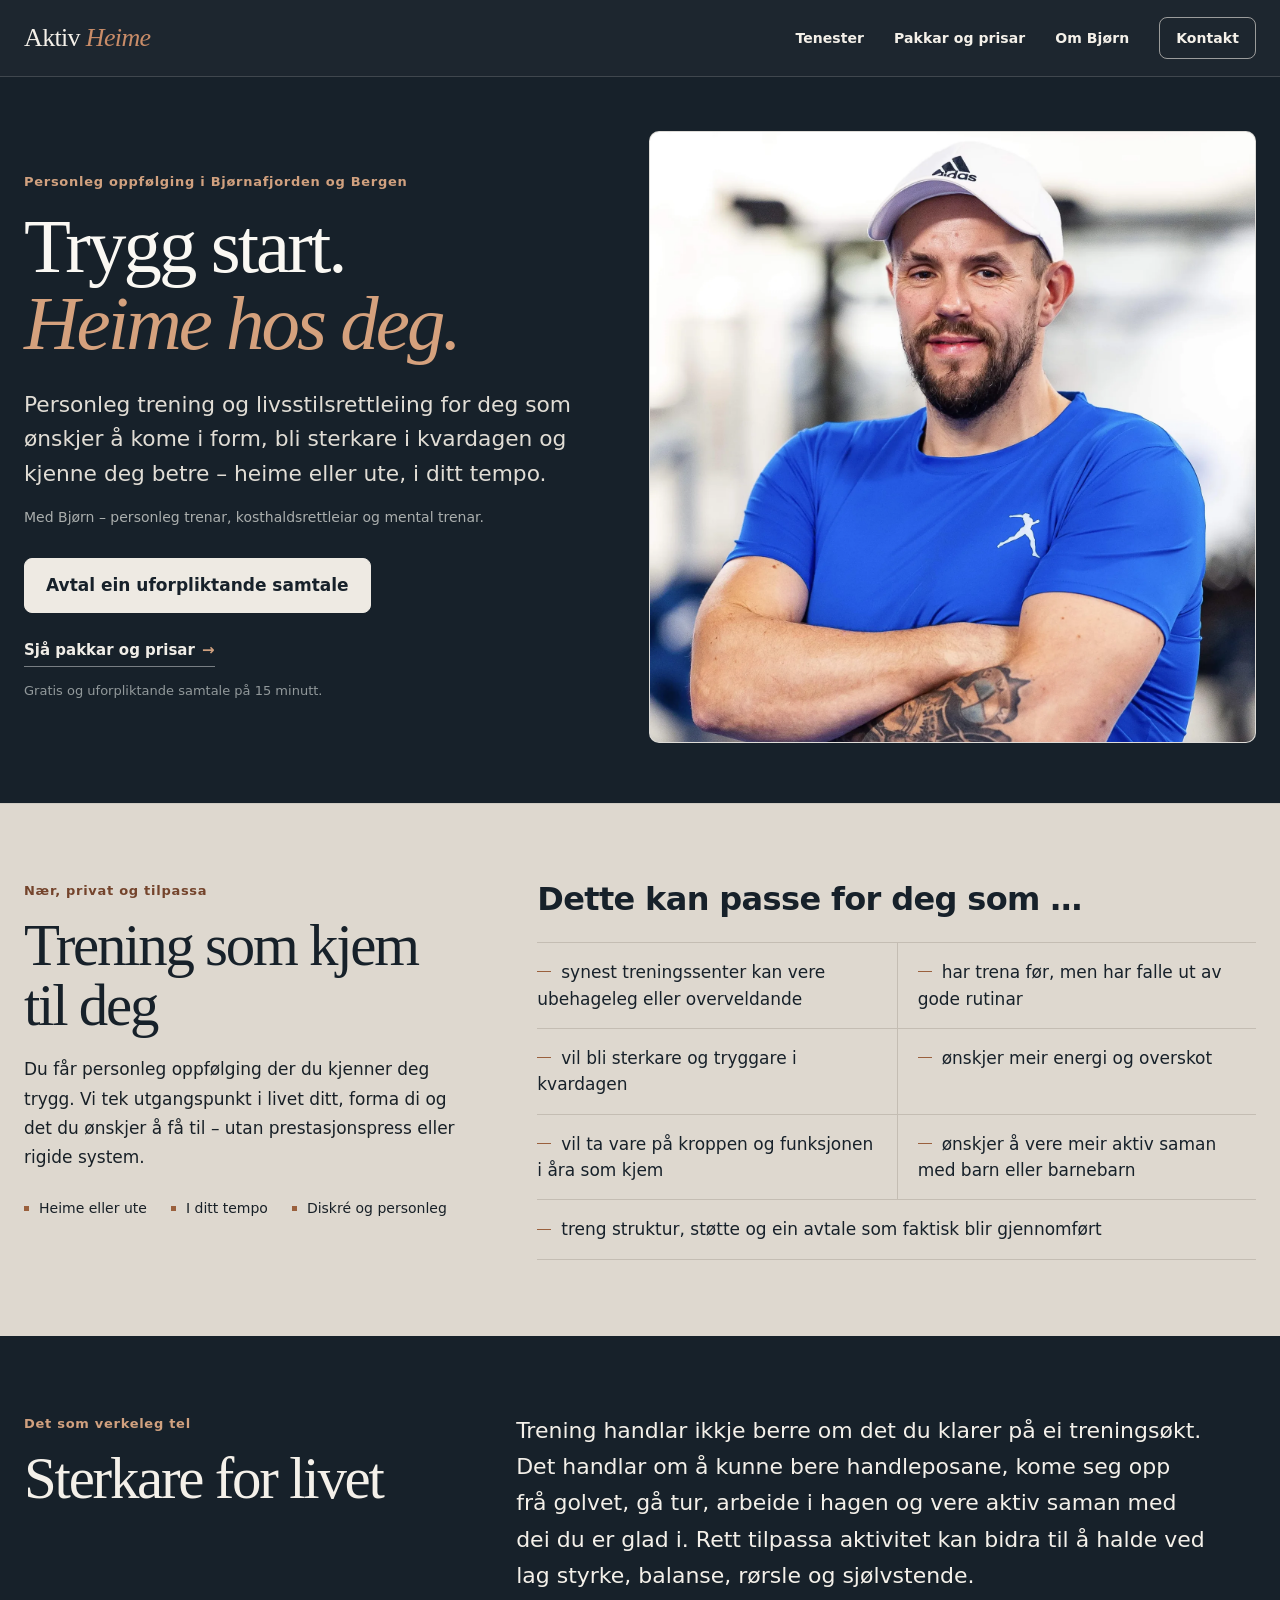
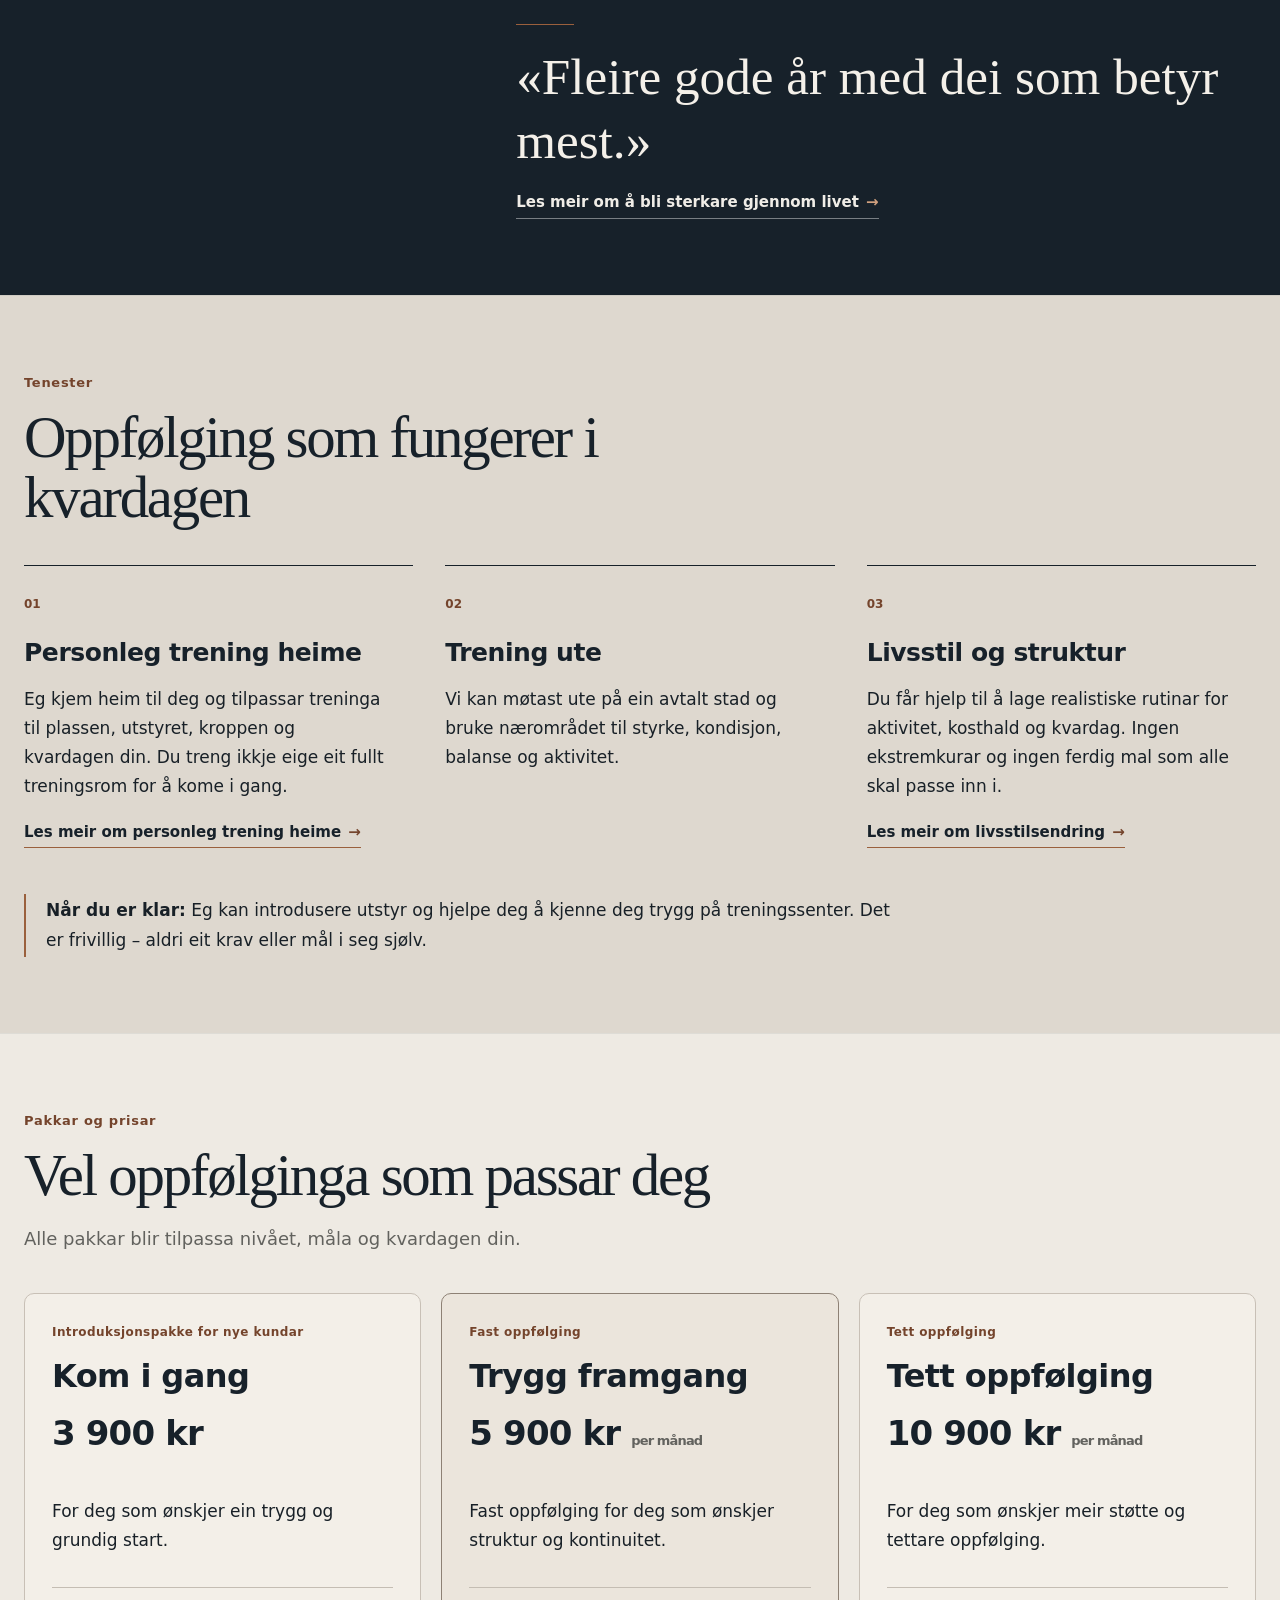
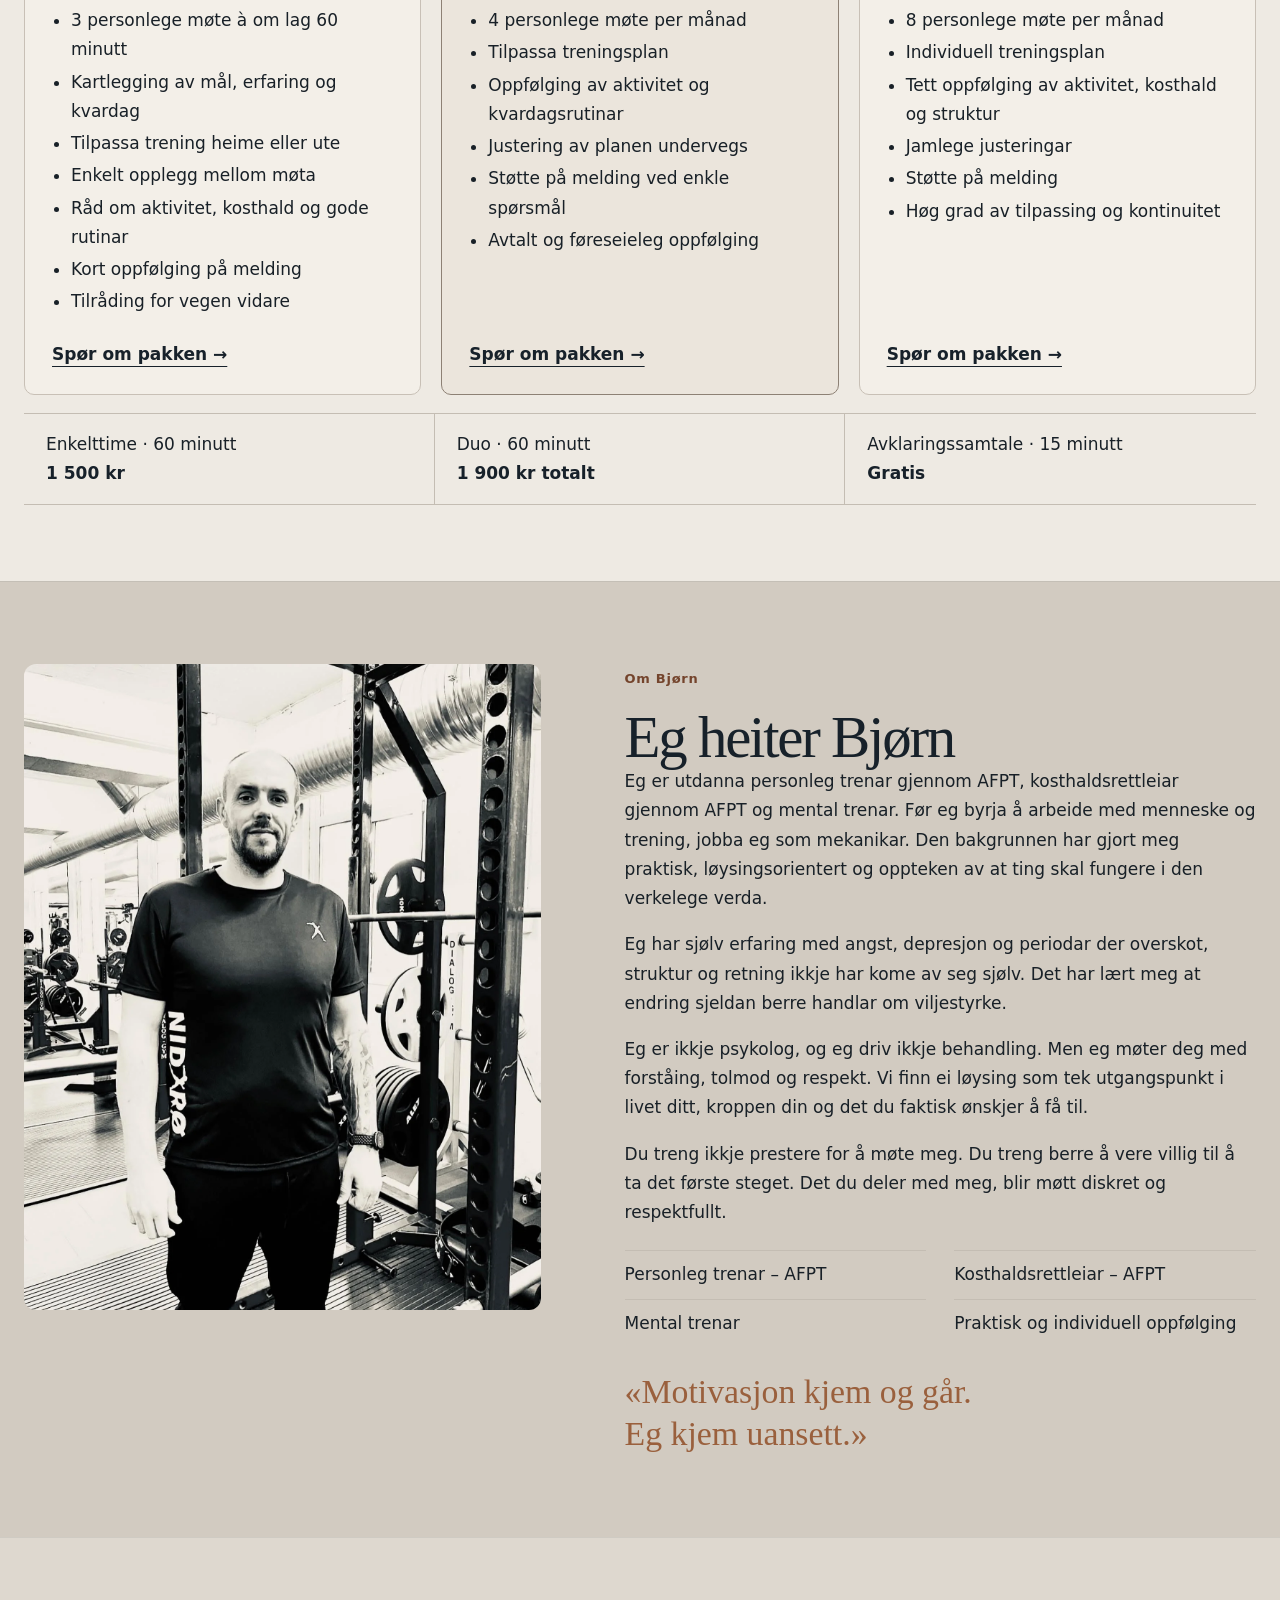
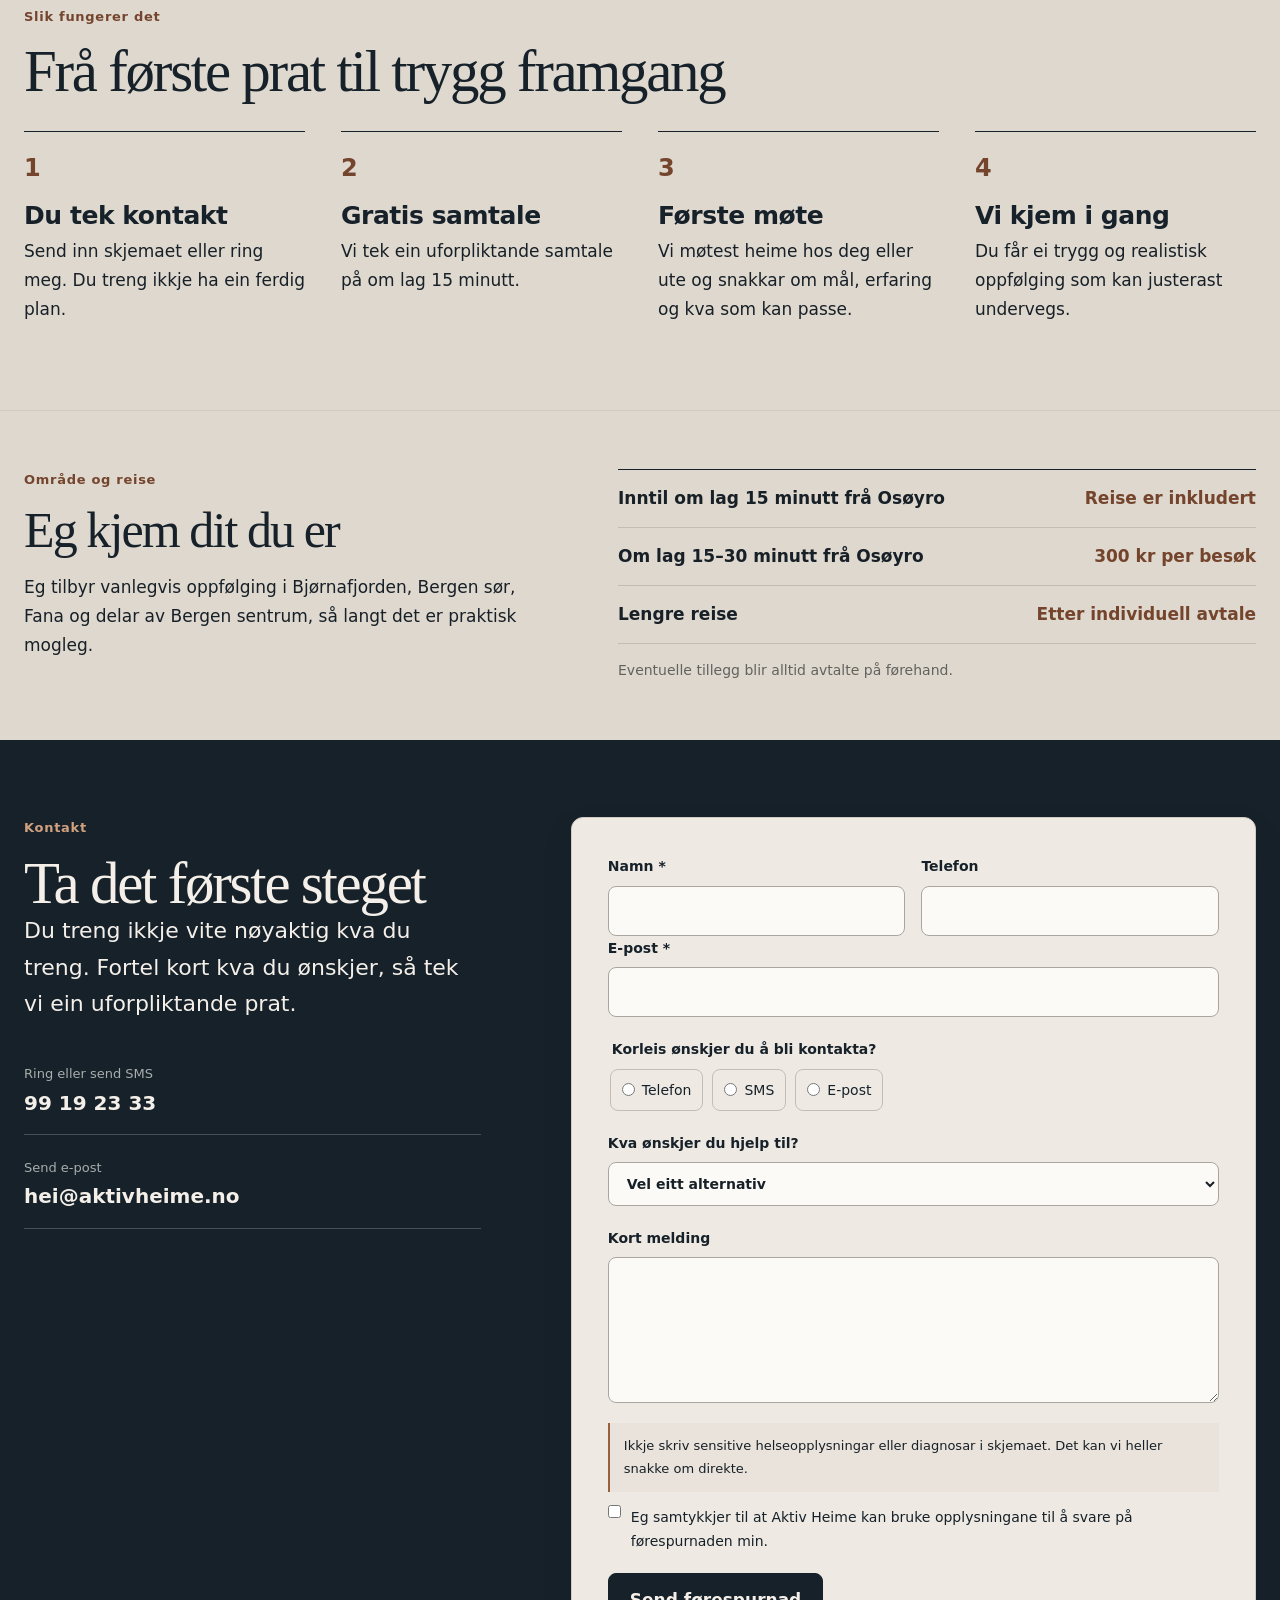
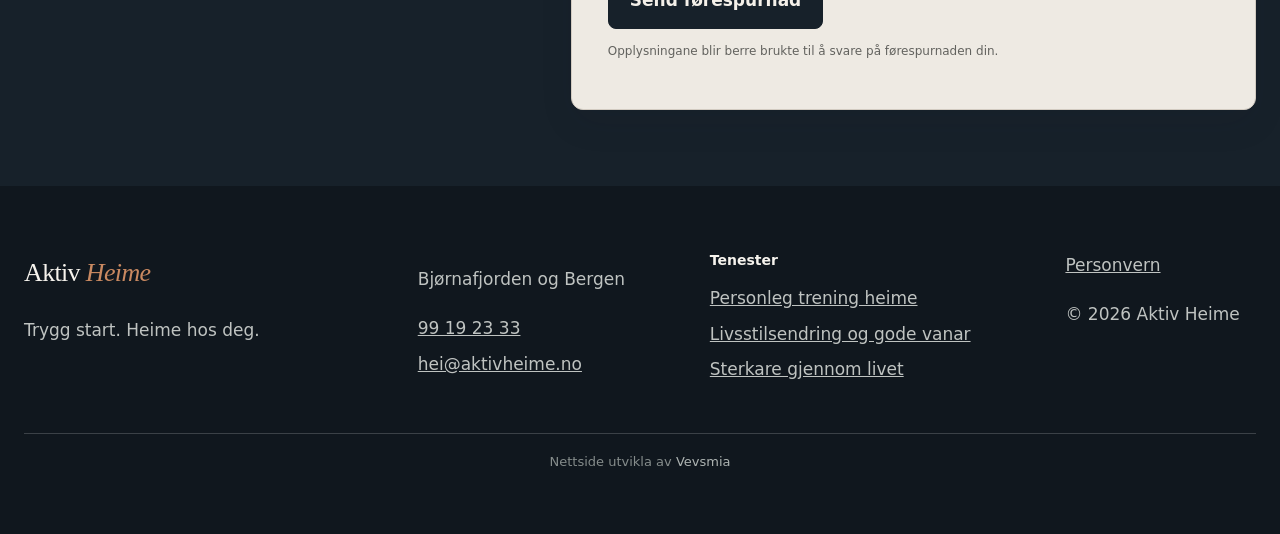
<file: index.html>
<!doctype html>
<html lang="nn">
<head>
  <meta charset="utf-8">
  <meta name="viewport" content="width=device-width, initial-scale=1">
  <title>Aktiv Heime | Personleg trening heime i Bjørnafjorden og Bergen</title>
  <meta name="description" content="Personleg trening og livsstilsrettleiing heime eller ute. For deg som ønskjer ein trygg start, meir styrke i kvardagen og fleire gode år.">
  <link rel="canonical" href="https://aktivheime.no/">
  <meta property="og:type" content="website"><meta property="og:locale" content="nn_NO"><meta property="og:site_name" content="Aktiv Heime">
  <meta property="og:title" content="Trygg start. Heime hos deg."><meta property="og:description" content="Personleg trening og livsstilsrettleiing i Bjørnafjorden og Bergen."><meta property="og:url" content="https://aktivheime.no/"><meta property="og:image" content="https://aktivheime.no/assets/bjorn-hero.jpg">
  <meta name="twitter:card" content="summary_large_image"><meta name="twitter:title" content="Aktiv Heime"><meta name="twitter:description" content="Trygg start. Heime hos deg."><meta name="twitter:image" content="https://aktivheime.no/assets/bjorn-hero.jpg">
  <link rel="icon" href="favicon.svg" type="image/svg+xml"><link rel="stylesheet" href="styles.css?v=20260816-1">
  <script type="application/ld+json">{"@context":"https://schema.org","@type":"ProfessionalService","name":"Aktiv Heime","url":"https://aktivheime.no/","image":"https://aktivheime.no/assets/bjorn-hero.jpg","email":"hei@aktivheime.no","telephone":"+4799192333","areaServed":["Bjørnafjorden","Bergen sør","Fana","Bergen sentrum"],"priceRange":"kr kr kr"}</script>
</head>
<body>
  <a class="skip-link" href="#hovudinnhald">Gå til hovudinnhaldet</a>
  <header class="site-header">
    <div class="container nav-wrap"><a class="wordmark" href="#topp" aria-label="Aktiv Heime – til toppen">Aktiv <span>Heime</span></a>
      <button class="menu-button" type="button" aria-expanded="false" aria-controls="hovudmeny"><span class="sr-only">Opne meny</span><span></span><span></span><span></span></button>
      <nav id="hovudmeny" aria-label="Hovudmeny"><a href="#tenester">Tenester</a><a href="#prisar">Pakkar og prisar</a><a href="#om">Om Bjørn</a><a class="nav-cta" href="#kontakt">Kontakt</a></nav>
    </div>
  </header>
  <main id="hovudinnhald">
    <section class="hero" id="topp"><div class="container hero-grid"><div class="hero-copy"><p class="eyebrow">Personleg oppfølging i Bjørnafjorden og Bergen</p><h1>Trygg start.<br><em>Heime hos deg.</em></h1><p class="lead">Personleg trening og livsstilsrettleiing for deg som ønskjer å kome i form, bli sterkare i kvardagen og kjenne deg betre – heime eller ute, i ditt tempo.</p><p class="byline">Med Bjørn – personleg trenar, kosthaldsrettleiar og mental trenar.</p><div class="actions"><a class="button primary" href="#kontakt">Avtal ein uforpliktande samtale</a><a class="secondary-link" href="#prisar">Sjå pakkar og prisar</a></div><p class="micro">Gratis og uforpliktande samtale på 15 minutt.</p></div><figure class="hero-image"><picture><source srcset="assets/bjorn-hero.webp" type="image/webp"><img src="assets/bjorn-hero.jpg" width="1440" height="1800" alt="Bjørn frå Aktiv Heime i blå treningsskjorte" fetchpriority="high"></picture></figure></div></section>
    <section class="section intro" id="for-deg"><div class="container intro-grid"><div class="intro-copy"><p class="eyebrow">Nær, privat og tilpassa</p><h2>Trening som kjem til deg</h2><p>Du får personleg oppfølging der du kjenner deg trygg. Vi tek utgangspunkt i livet ditt, forma di og det du ønskjer å få til – utan prestasjonspress eller rigide system.</p><ul class="ticks"><li>Heime eller ute</li><li>I ditt tempo</li><li>Diskré og personleg</li></ul></div><div class="fit-panel"><h3>Dette kan passe for deg som …</h3><div class="fit-grid"><p>synest treningssenter kan vere ubehageleg eller overveldande</p><p>har trena før, men har falle ut av gode rutinar</p><p>vil bli sterkare og tryggare i kvardagen</p><p>ønskjer meir energi og overskot</p><p>vil ta vare på kroppen og funksjonen i åra som kjem</p><p>ønskjer å vere meir aktiv saman med barn eller barnebarn</p><p>treng struktur, støtte og ein avtale som faktisk blir gjennomført</p></div></div></div></section>
    <section class="section life" id="sterkare-for-livet"><div class="container life-grid"><div><p class="eyebrow">Det som verkeleg tel</p><h2>Sterkare for livet</h2></div><div><p class="large-copy">Trening handlar ikkje berre om det du klarer på ei treningsøkt. Det handlar om å kunne bere handleposane, kome seg opp frå golvet, gå tur, arbeide i hagen og vere aktiv saman med dei du er glad i. Rett tilpassa aktivitet kan bidra til å halde ved lag styrke, balanse, rørsle og sjølvstende.</p><blockquote>«Fleire gode år med dei som betyr mest.»</blockquote><a class="secondary-link" href="sterkare-gjennom-livet.html">Les meir om å bli sterkare gjennom livet</a></div></div></section>
    <section class="section services" id="tenester"><div class="container"><div class="section-head"><p class="eyebrow">Tenester</p><h2>Oppfølging som fungerer i kvardagen</h2></div><div class="card-grid"><article><span>01</span><h3>Personleg trening heime</h3><p>Eg kjem heim til deg og tilpassar treninga til plassen, utstyret, kroppen og kvardagen din. Du treng ikkje eige eit fullt treningsrom for å kome i gang.</p><a class="secondary-link" href="personleg-trening-heime.html">Les meir om personleg trening heime</a></article><article><span>02</span><h3>Trening ute</h3><p>Vi kan møtast ute på ein avtalt stad og bruke nærområdet til styrke, kondisjon, balanse og aktivitet.</p></article><article><span>03</span><h3>Livsstil og struktur</h3><p>Du får hjelp til å lage realistiske rutinar for aktivitet, kosthald og kvardag. Ingen ekstremkurar og ingen ferdig mal som alle skal passe inn i.</p><a class="secondary-link" href="livsstilsendring.html">Les meir om livsstilsendring</a></article></div><div class="note"><strong>Når du er klar:</strong> Eg kan introdusere utstyr og hjelpe deg å kjenne deg trygg på treningssenter. Det er frivillig – aldri eit krav eller mål i seg sjølv.</div></div></section>
    <section class="section pricing" id="prisar"><span class="anchor-target" id="pakkar" aria-hidden="true"></span><div class="container"><div class="section-head"><p class="eyebrow">Pakkar og prisar</p><h2>Vel oppfølginga som passar deg</h2><p>Alle pakkar blir tilpassa nivået, måla og kvardagen din.</p></div><div class="price-grid">
      <article><p class="package">Introduksjonspakke for nye kundar</p><h3>Kom i gang</h3><p class="price">3 900 kr</p><p>For deg som ønskjer ein trygg og grundig start.</p><ul><li>3 personlege møte à om lag 60 minutt</li><li>Kartlegging av mål, erfaring og kvardag</li><li>Tilpassa trening heime eller ute</li><li>Enkelt opplegg mellom møta</li><li>Råd om aktivitet, kosthald og gode rutinar</li><li>Kort oppfølging på melding</li><li>Tilråding for vegen vidare</li></ul><a class="text-link" href="#kontakt">Spør om pakken →</a></article>
      <article><p class="package">Fast oppfølging</p><h3>Trygg framgang</h3><p class="price">5 900 kr <small>per månad</small></p><p>Fast oppfølging for deg som ønskjer struktur og kontinuitet.</p><ul><li>4 personlege møte per månad</li><li>Tilpassa treningsplan</li><li>Oppfølging av aktivitet og kvardagsrutinar</li><li>Justering av planen undervegs</li><li>Støtte på melding ved enkle spørsmål</li><li>Avtalt og føreseieleg oppfølging</li></ul><a class="text-link" href="#kontakt">Spør om pakken →</a></article>
      <article><p class="package">Tett oppfølging</p><h3>Tett oppfølging</h3><p class="price">10 900 kr <small>per månad</small></p><p>For deg som ønskjer meir støtte og tettare oppfølging.</p><ul><li>8 personlege møte per månad</li><li>Individuell treningsplan</li><li>Tett oppfølging av aktivitet, kosthald og struktur</li><li>Jamlege justeringar</li><li>Støtte på melding</li><li>Høg grad av tilpassing og kontinuitet</li></ul><a class="text-link" href="#kontakt">Spør om pakken →</a></article>
    </div><div class="extras"><div><span>Enkelttime · 60 minutt</span><strong>1 500 kr</strong></div><div><span>Duo · 60 minutt</span><strong>1 900 kr totalt</strong></div><div><span>Avklaringssamtale · 15 minutt</span><strong>Gratis</strong></div></div></div></section>
    <section class="section about" id="om"><div class="container about-grid"><figure><picture><source srcset="assets/bjorn-about.webp" type="image/webp"><img src="assets/bjorn-about.jpg" width="1440" height="1800" loading="lazy" alt="Bjørn står i eit roleg treningsmiljø"></picture></figure><div><p class="eyebrow">Om Bjørn</p><h2>Eg heiter Bjørn</h2><p>Eg er utdanna personleg trenar gjennom AFPT, kosthaldsrettleiar gjennom AFPT og mental trenar. Før eg byrja å arbeide med menneske og trening, jobba eg som mekanikar. Den bakgrunnen har gjort meg praktisk, løysingsorientert og oppteken av at ting skal fungere i den verkelege verda.</p><p>Eg har sjølv erfaring med angst, depresjon og periodar der overskot, struktur og retning ikkje har kome av seg sjølv. Det har lært meg at endring sjeldan berre handlar om viljestyrke.</p><p>Eg er ikkje psykolog, og eg driv ikkje behandling. Men eg møter deg med forståing, tolmod og respekt. Vi finn ei løysing som tek utgangspunkt i livet ditt, kroppen din og det du faktisk ønskjer å få til.</p><p>Du treng ikkje prestere for å møte meg. Du treng berre å vere villig til å ta det første steget. Det du deler med meg, blir møtt diskret og respektfullt.</p><ul class="credentials"><li>Personleg trenar – AFPT</li><li>Kosthaldsrettleiar – AFPT</li><li>Mental trenar</li><li>Praktisk og individuell oppfølging</li></ul><blockquote>«Motivasjon kjem og går.<br>Eg kjem uansett.»</blockquote></div></div></section>
    <section class="section process" id="slik-fungerer"><div class="container"><div class="section-head"><p class="eyebrow">Slik fungerer det</p><h2>Frå første prat til trygg framgang</h2></div><ol><li><span>1</span><h3>Du tek kontakt</h3><p>Send inn skjemaet eller ring meg. Du treng ikkje ha ein ferdig plan.</p></li><li><span>2</span><h3>Gratis samtale</h3><p>Vi tek ein uforpliktande samtale på om lag 15 minutt.</p></li><li><span>3</span><h3>Første møte</h3><p>Vi møtest heime hos deg eller ute og snakkar om mål, erfaring og kva som kan passe.</p></li><li><span>4</span><h3>Vi kjem i gang</h3><p>Du får ei trygg og realistisk oppfølging som kan justerast undervegs.</p></li></ol></div></section>
    <section class="section travel" id="reise"><div class="container travel-grid"><div><p class="eyebrow">Område og reise</p><h2>Eg kjem dit du er</h2><p>Eg tilbyr vanlegvis oppfølging i Bjørnafjorden, Bergen sør, Fana og delar av Bergen sentrum, så langt det er praktisk mogleg.</p></div><div class="travel-card"><div><strong>Inntil om lag 15 minutt frå Osøyro</strong><span>Reise er inkludert</span></div><div><strong>Om lag 15–30 minutt frå Osøyro</strong><span>300 kr per besøk</span></div><div><strong>Lengre reise</strong><span>Etter individuell avtale</span></div><p>Eventuelle tillegg blir alltid avtalte på førehand.</p></div></div></section>
    <section class="section contact" id="kontakt"><div class="container contact-grid"><div><p class="eyebrow">Kontakt</p><h2>Ta det første steget</h2><p class="large-copy">Du treng ikkje vite nøyaktig kva du treng. Fortel kort kva du ønskjer, så tek vi ein uforpliktande prat.</p><div class="contact-links"><a href="tel:+4799192333"><span>Ring eller send SMS</span><strong>99 19 23 33</strong></a><a href="mailto:hei@aktivheime.no"><span>Send e-post</span><strong>hei@aktivheime.no</strong></a></div></div>
      <form id="kontakt-skjema" action="https://formspree.io/f/mvzebbpd" method="POST" novalidate><div class="form-status" role="status" aria-live="polite" aria-atomic="true" tabindex="-1"></div><div class="field-row"><label>Namn <span aria-hidden="true">*</span><input name="namn" autocomplete="name" required></label><label>Telefon<input name="telefon" type="tel" autocomplete="tel"></label></div><label>E-post <span aria-hidden="true">*</span><input name="epost" type="email" autocomplete="email" required></label><fieldset><legend>Korleis ønskjer du å bli kontakta?</legend><div class="options"><label><input type="radio" name="kontaktmåte" value="Telefon" required> Telefon</label><label><input type="radio" name="kontaktmåte" value="SMS"> SMS</label><label><input type="radio" name="kontaktmåte" value="E-post"> E-post</label></div></fieldset><label>Kva ønskjer du hjelp til?<select name="ønske" required><option value="">Vel eitt alternativ</option><option>Kome i gang</option><option>Bli sterkare i kvardagen</option><option>Livsstil og gode rutinar</option><option>Trening heime</option><option>Trening ute</option><option>Anna</option></select></label><label>Kort melding<textarea name="melding" rows="5"></textarea></label><p class="warning">Ikkje skriv sensitive helseopplysningar eller diagnosar i skjemaet. Det kan vi heller snakke om direkte.</p><div class="honeypot" aria-hidden="true"><label>Ikkje fyll ut dette feltet<input name="_gotcha" tabindex="-1" autocomplete="off"></label></div><label class="consent"><input type="checkbox" name="samtykke" required> <span>Eg samtykkjer til at Aktiv Heime kan bruke opplysningane til å svare på førespurnaden min.</span></label><button class="button primary" type="submit">Send førespurnad</button><p class="form-note">Opplysningane blir berre brukte til å svare på førespurnaden din.</p></form>
    </div></section>
  </main>
  <footer><div class="container footer-grid"><div><a class="wordmark light" href="#topp">Aktiv <span>Heime</span></a><p>Trygg start. Heime hos deg.</p></div><div><p>Bjørnafjorden og Bergen</p><a href="tel:+4799192333">99 19 23 33</a><a href="mailto:hei@aktivheime.no">hei@aktivheime.no</a></div><div><p class="footer-heading">Tenester</p><a href="personleg-trening-heime.html">Personleg trening heime</a><a href="livsstilsendring.html">Livsstilsendring og gode vanar</a><a href="sterkare-gjennom-livet.html">Sterkare gjennom livet</a></div><div><a href="personvern.html">Personvern</a><p>© <span id="year"></span> Aktiv Heime</p></div><p class="footer-credit">Nettside utvikla av <a href="https://vevsmia.no/">Vevsmia</a></p></div></footer>
  <script src="script.js" defer></script>
</body></html>
</file>
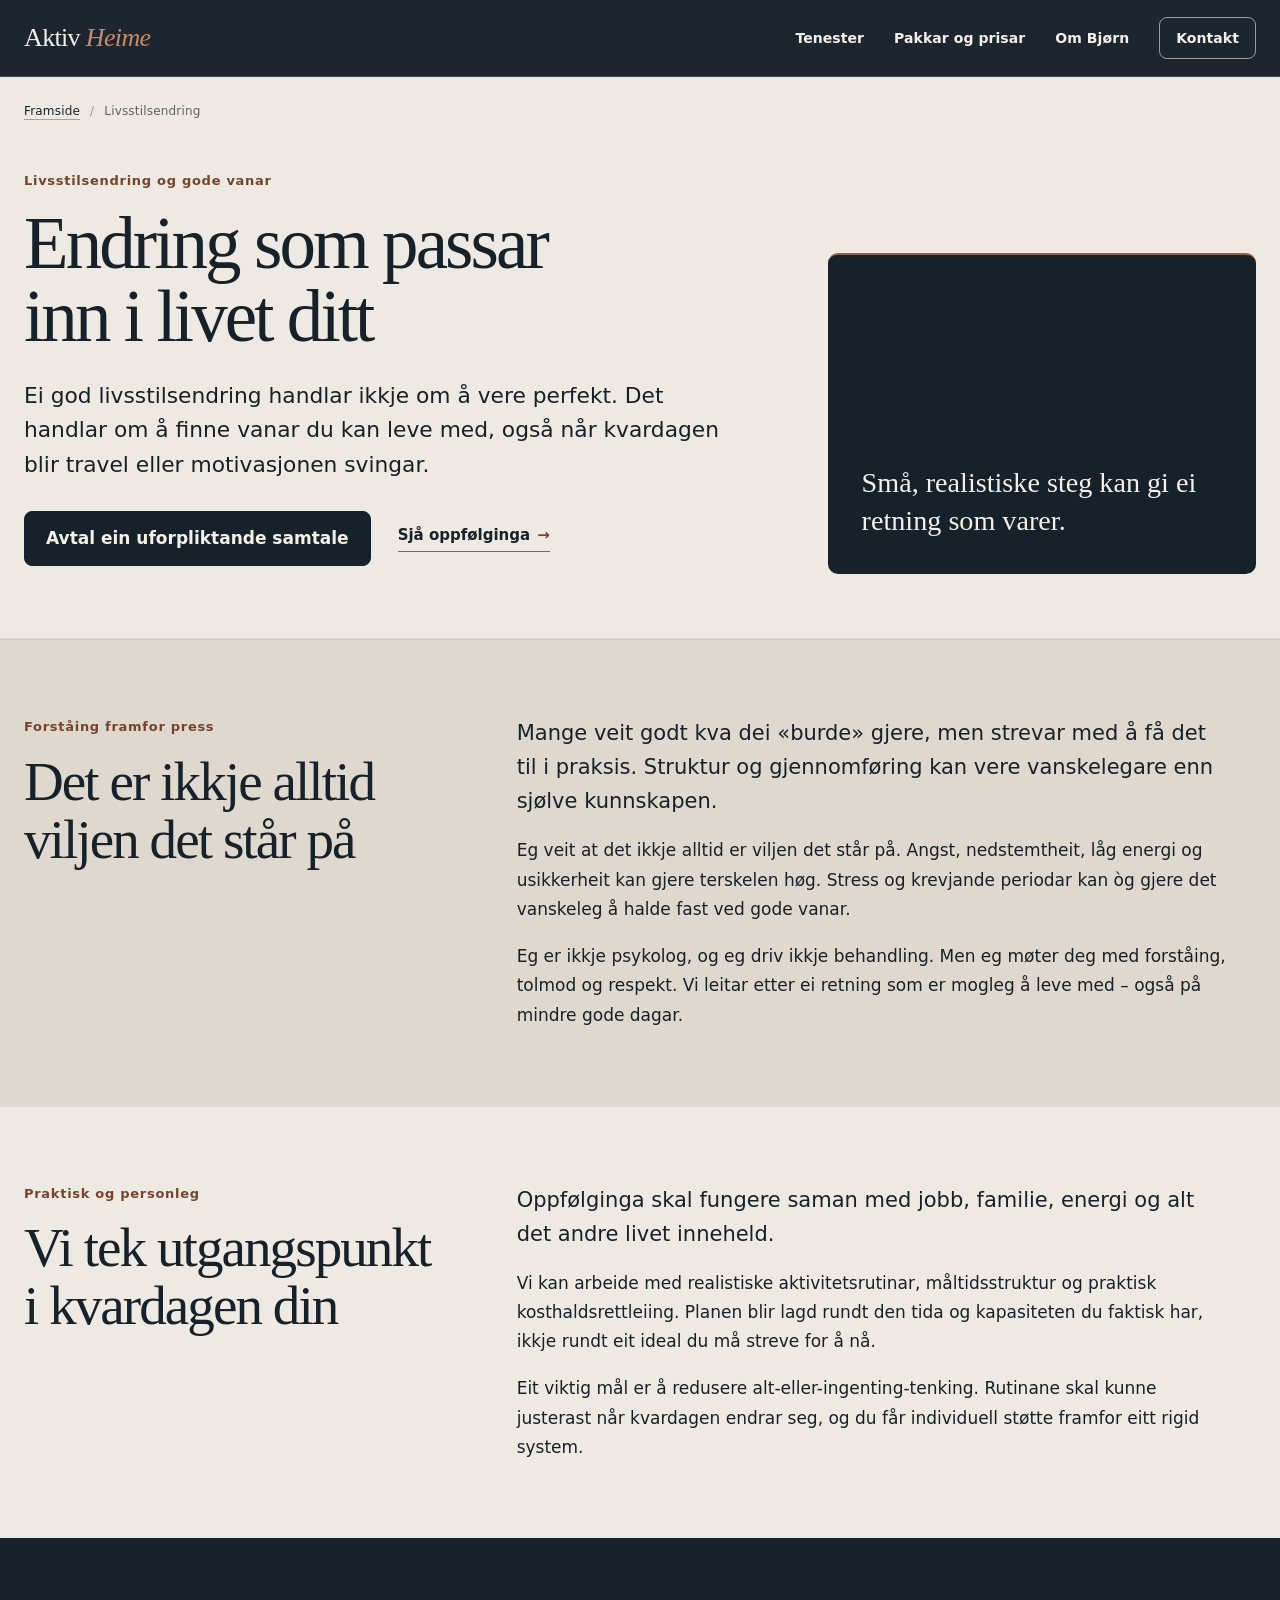
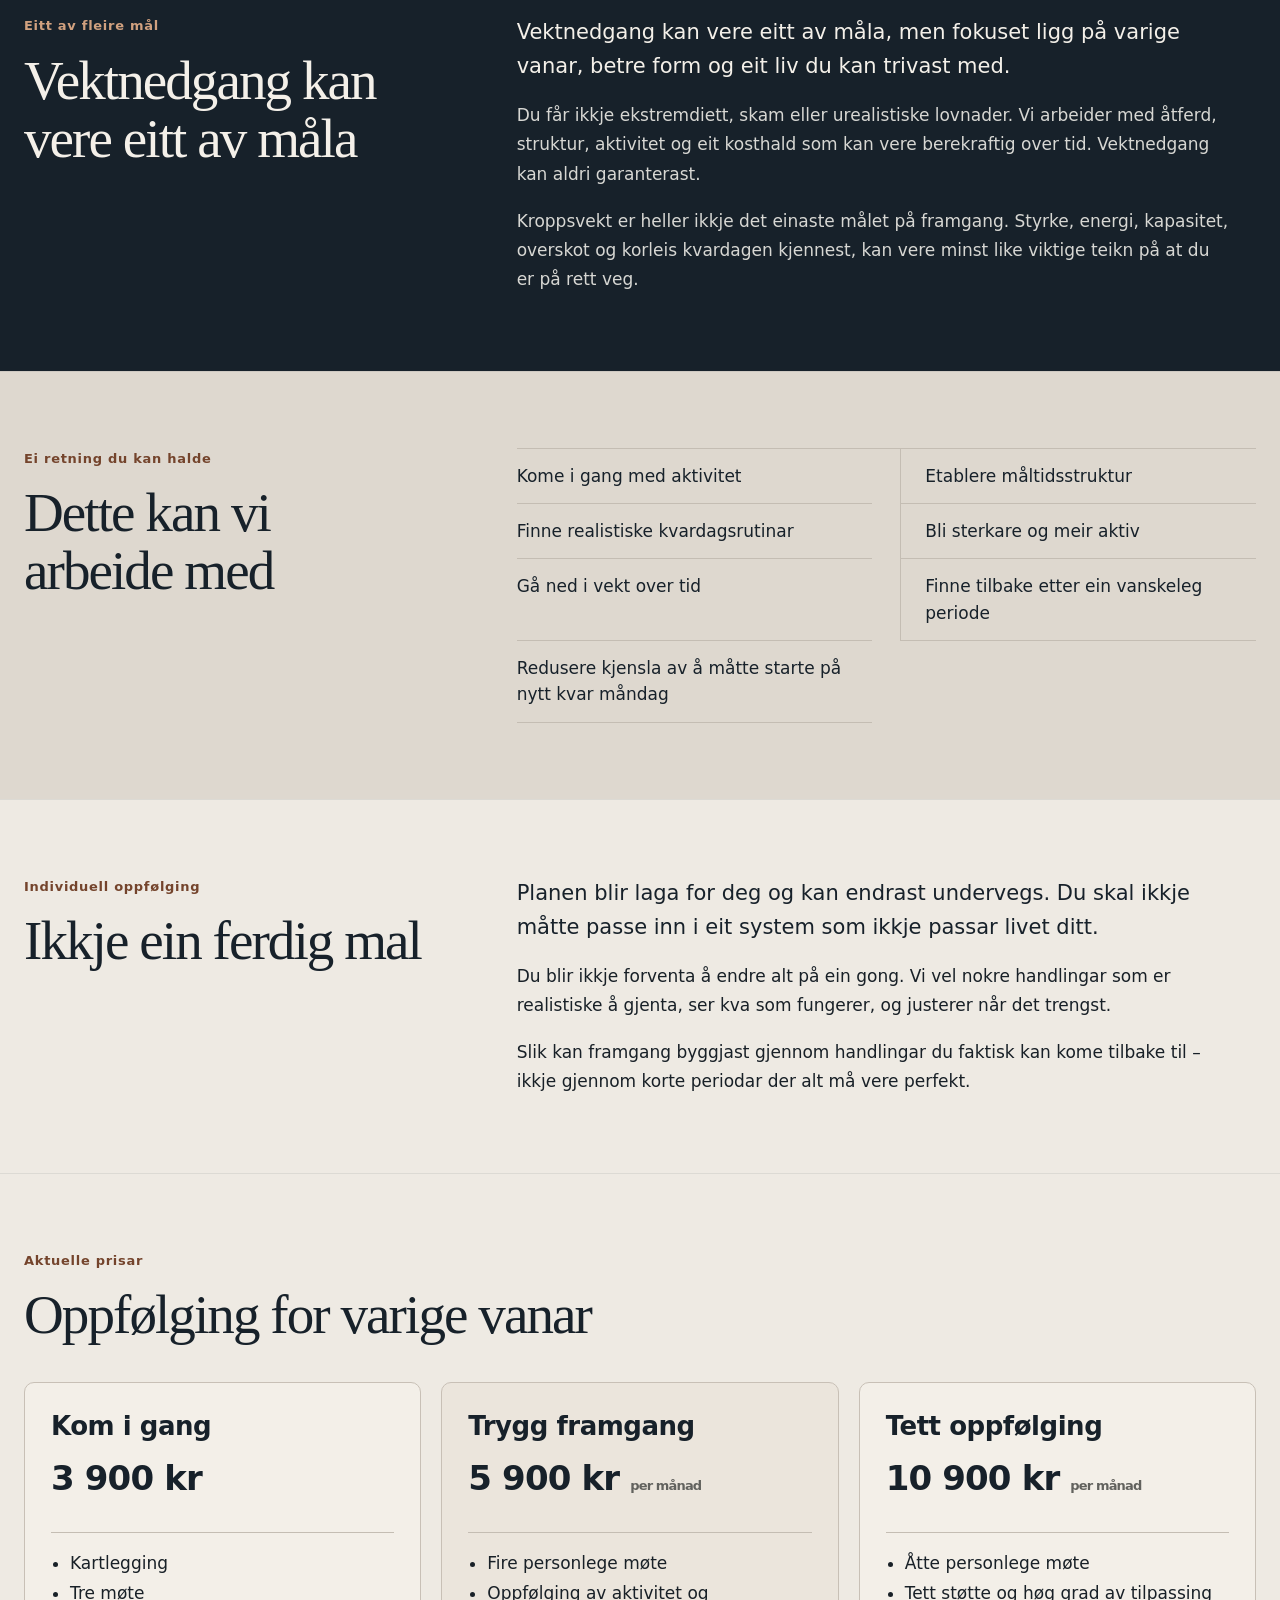
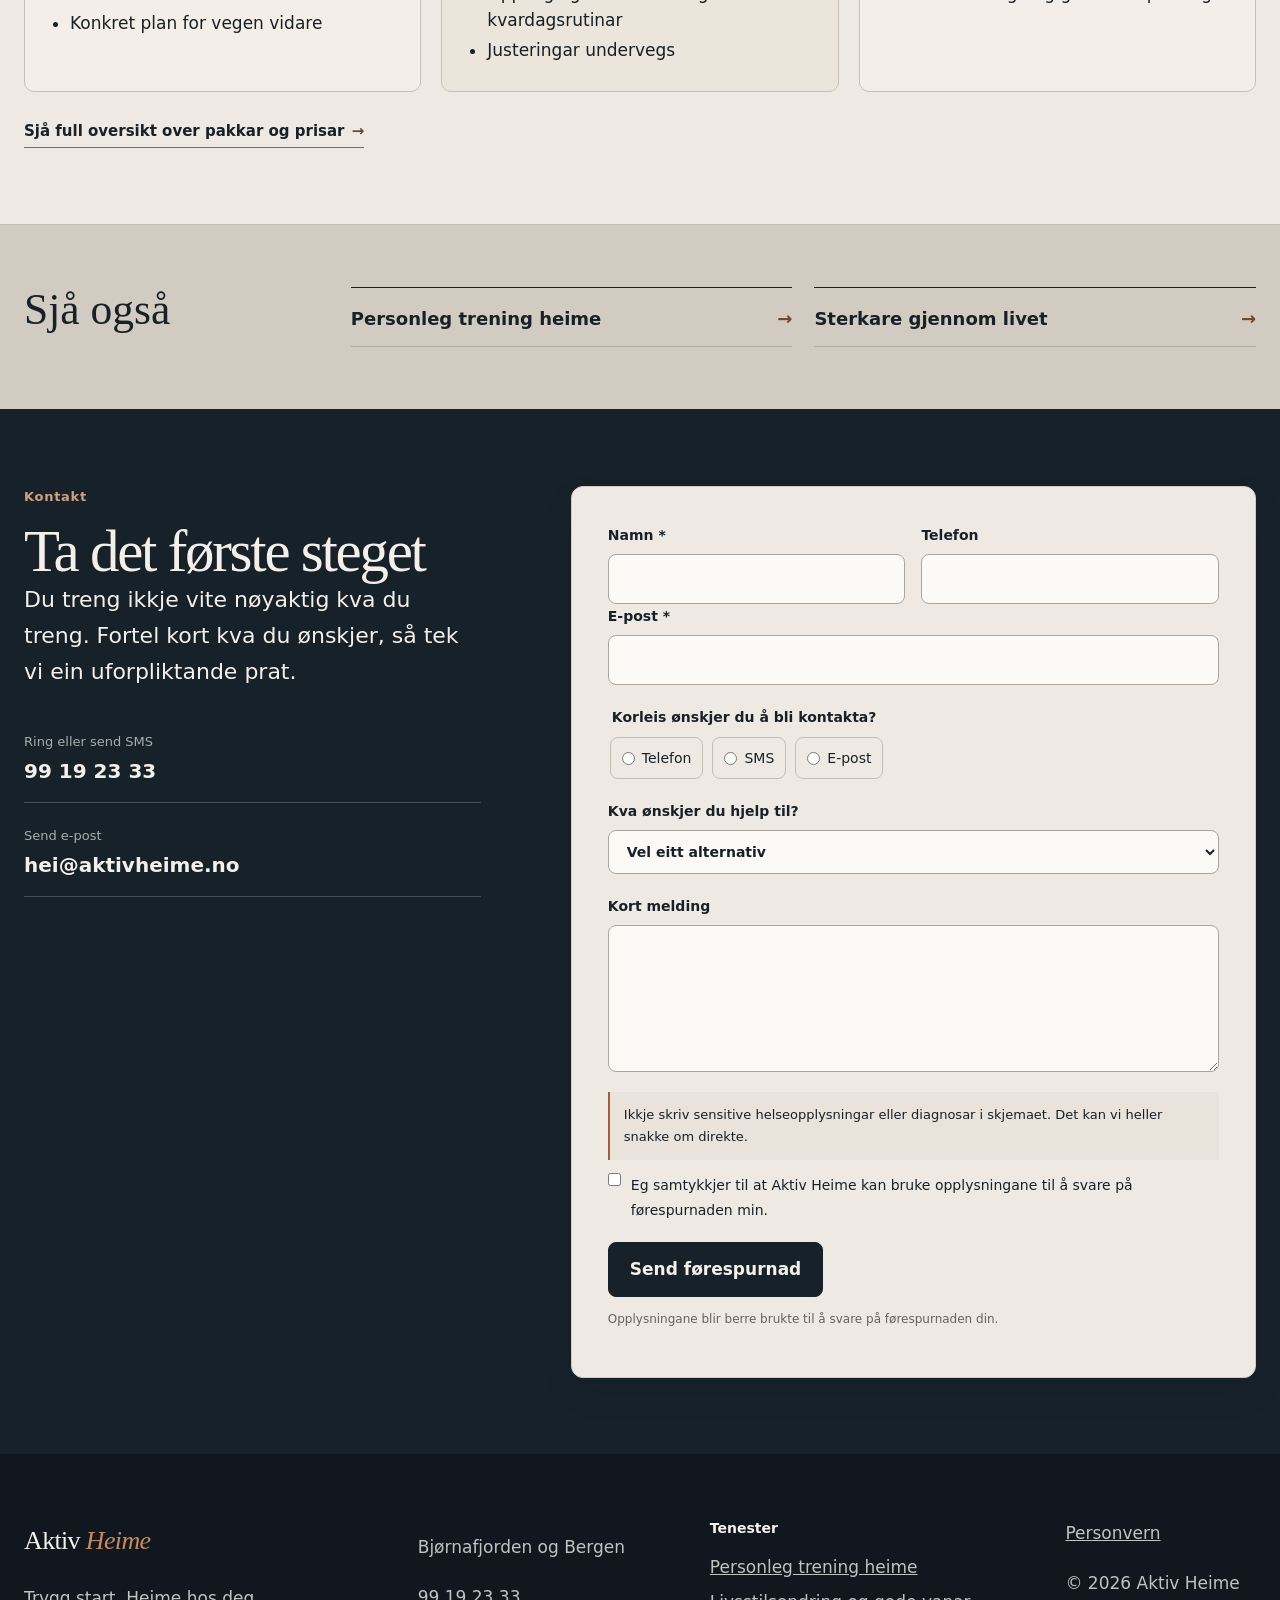
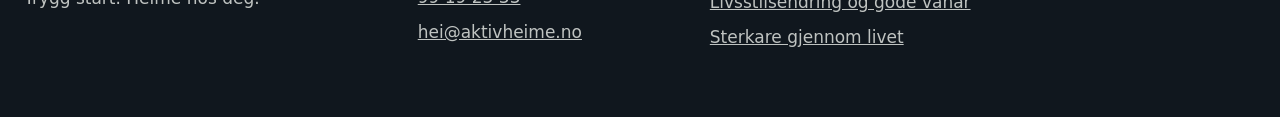
<file: livsstilsendring.html>
<!doctype html>
<html lang="nn">
<head>
  <meta charset="utf-8">
  <meta name="viewport" content="width=device-width, initial-scale=1">
  <title>Livsstilsendring med personleg oppfølging i Bergen | Aktiv Heime</title>
  <meta name="description" content="Personleg støtte til aktivitet, kosthald og gode rutinar. For deg som ønskjer ei realistisk livsstilsendring i Bjørnafjorden eller Bergen.">
  <link rel="canonical" href="https://aktivheime.no/livsstilsendring.html">
  <meta property="og:type" content="website">
  <meta property="og:locale" content="nn_NO">
  <meta property="og:site_name" content="Aktiv Heime">
  <meta property="og:title" content="Livsstilsendring med personleg oppfølging i Bergen | Aktiv Heime">
  <meta property="og:description" content="Personleg støtte til aktivitet, kosthald og realistiske rutinar som passar inn i livet ditt.">
  <meta property="og:url" content="https://aktivheime.no/livsstilsendring.html">
  <meta property="og:image" content="https://aktivheime.no/assets/bjorn-hero.jpg">
  <meta name="twitter:card" content="summary_large_image">
  <meta name="twitter:title" content="Livsstilsendring med personleg oppfølging | Aktiv Heime">
  <meta name="twitter:description" content="Personleg støtte til aktivitet, kosthald og realistiske rutinar som passar inn i livet ditt.">
  <meta name="twitter:image" content="https://aktivheime.no/assets/bjorn-hero.jpg">
  <link rel="icon" href="favicon.svg" type="image/svg+xml">
  <link rel="stylesheet" href="styles.css?v=20260724-2">
  <script type="application/ld+json">
  {
    "@context": "https://schema.org",
    "@graph": [
      {
        "@type": "WebPage",
        "@id": "https://aktivheime.no/livsstilsendring.html#webpage",
        "url": "https://aktivheime.no/livsstilsendring.html",
        "name": "Livsstilsendring med personleg oppfølging i Bergen",
        "description": "Personleg støtte til aktivitet, kosthald og gode rutinar i Bjørnafjorden og Bergen.",
        "inLanguage": "nn-NO",
        "isPartOf": {"@id": "https://aktivheime.no/#website"},
        "breadcrumb": {"@id": "https://aktivheime.no/livsstilsendring.html#breadcrumb"},
        "mainEntity": {"@id": "https://aktivheime.no/livsstilsendring.html#service"}
      },
      {
        "@type": "WebSite",
        "@id": "https://aktivheime.no/#website",
        "url": "https://aktivheime.no/",
        "name": "Aktiv Heime",
        "inLanguage": "nn-NO"
      },
      {
        "@type": "BreadcrumbList",
        "@id": "https://aktivheime.no/livsstilsendring.html#breadcrumb",
        "itemListElement": [
          {"@type": "ListItem", "position": 1, "name": "Framside", "item": "https://aktivheime.no/"},
          {"@type": "ListItem", "position": 2, "name": "Livsstilsendring", "item": "https://aktivheime.no/livsstilsendring.html"}
        ]
      },
      {
        "@type": "Service",
        "@id": "https://aktivheime.no/livsstilsendring.html#service",
        "name": "Livsstilsendring og gode vanar",
        "serviceType": "Personleg oppfølging for livsstilsendring",
        "description": "Individuell støtte til aktivitet, kosthald og realistiske kvardagsrutinar.",
        "provider": {
          "@type": "ProfessionalService",
          "@id": "https://aktivheime.no/#provider",
          "name": "Aktiv Heime",
          "url": "https://aktivheime.no/",
          "telephone": "+4799192333",
          "email": "hei@aktivheime.no"
        },
        "areaServed": [
          {"@type": "Place", "name": "Bjørnafjorden"},
          {"@type": "Place", "name": "Bergen sør"},
          {"@type": "Place", "name": "Fana"},
          {"@type": "Place", "name": "Bergen sentrum"}
        ]
      }
    ]
  }
  </script>
</head>
<body class="service-page">
  <a class="skip-link" href="#hovudinnhald">Gå til hovudinnhaldet</a>
  <header class="site-header">
    <div class="container nav-wrap">
      <a class="wordmark" href="/" aria-label="Aktiv Heime – til framsida">Aktiv <span>Heime</span></a>
      <button class="menu-button" type="button" aria-expanded="false" aria-controls="hovudmeny"><span class="sr-only">Opne meny</span><span></span><span></span><span></span></button>
      <nav id="hovudmeny" aria-label="Hovudmeny"><a href="/#tenester">Tenester</a><a href="/#pakkar">Pakkar og prisar</a><a href="/#om">Om Bjørn</a><a class="nav-cta" href="#kontakt">Kontakt</a></nav>
    </div>
  </header>
  <main id="hovudinnhald">
    <section class="service-hero service-hero-light service-hero-editorial">
      <div class="container">
        <nav class="breadcrumbs" aria-label="Brødsmular"><ol><li><a href="/">Framside</a></li><li aria-current="page">Livsstilsendring</li></ol></nav>
        <div class="service-editorial-grid">
          <div class="service-hero-copy">
            <p class="eyebrow">Livsstilsendring og gode vanar</p>
            <h1>Endring som passar inn i livet ditt</h1>
            <p class="lead">Ei god livsstilsendring handlar ikkje om å vere perfekt. Det handlar om å finne vanar du kan leve med, også når kvardagen blir travel eller motivasjonen svingar.</p>
            <div class="actions"><a class="button primary" href="#kontakt">Avtal ein uforpliktande samtale</a><a class="secondary-link" href="#slik-jobbar-vi">Sjå oppfølginga</a></div>
          </div>
          <div class="service-hero-note"><p class="service-support">Små, realistiske steg kan gi ei retning som varer.</p></div>
        </div>
      </div>
    </section>

    <section class="service-section">
      <div class="container service-grid">
        <div class="service-heading"><p class="eyebrow">Forståing framfor press</p><h2>Det er ikkje alltid viljen det står på</h2></div>
        <div class="service-prose">
          <p class="service-intro">Mange veit godt kva dei «burde» gjere, men strevar med å få det til i praksis. Struktur og gjennomføring kan vere vanskelegare enn sjølve kunnskapen.</p>
          <p>Eg veit at det ikkje alltid er viljen det står på. Angst, nedstemtheit, låg energi og usikkerheit kan gjere terskelen høg. Stress og krevjande periodar kan òg gjere det vanskeleg å halde fast ved gode vanar.</p>
          <p>Eg er ikkje psykolog, og eg driv ikkje behandling. Men eg møter deg med forståing, tolmod og respekt. Vi leitar etter ei retning som er mogleg å leve med – også på mindre gode dagar.</p>
        </div>
      </div>
    </section>

    <section class="service-section surface" id="slik-jobbar-vi">
      <div class="container service-grid">
        <div class="service-heading"><p class="eyebrow">Praktisk og personleg</p><h2>Vi tek utgangspunkt i kvardagen din</h2></div>
        <div class="service-prose">
          <p class="service-intro">Oppfølginga skal fungere saman med jobb, familie, energi og alt det andre livet inneheld.</p>
          <p>Vi kan arbeide med realistiske aktivitetsrutinar, måltidsstruktur og praktisk kosthaldsrettleiing. Planen blir lagd rundt den tida og kapasiteten du faktisk har, ikkje rundt eit ideal du må streve for å nå.</p>
          <p>Eit viktig mål er å redusere alt-eller-ingenting-tenking. Rutinane skal kunne justerast når kvardagen endrar seg, og du får individuell støtte framfor eitt rigid system.</p>
        </div>
      </div>
    </section>

    <section class="service-section dark">
      <div class="container service-grid">
        <div class="service-heading"><p class="eyebrow">Eitt av fleire mål</p><h2>Vektnedgang kan vere eitt av måla</h2></div>
        <div class="service-prose">
          <p class="service-intro">Vektnedgang kan vere eitt av måla, men fokuset ligg på varige vanar, betre form og eit liv du kan trivast med.</p>
          <p>Du får ikkje ekstremdiett, skam eller urealistiske lovnader. Vi arbeider med åtferd, struktur, aktivitet og eit kosthald som kan vere berekraftig over tid. Vektnedgang kan aldri garanterast.</p>
          <p>Kroppsvekt er heller ikkje det einaste målet på framgang. Styrke, energi, kapasitet, overskot og korleis kvardagen kjennest, kan vere minst like viktige teikn på at du er på rett veg.</p>
        </div>
      </div>
    </section>

    <section class="service-section">
      <div class="container service-grid">
        <div class="service-heading"><p class="eyebrow">Ei retning du kan halde</p><h2>Dette kan vi arbeide med</h2></div>
        <ul class="editorial-list">
          <li>Kome i gang med aktivitet</li>
          <li>Etablere måltidsstruktur</li>
          <li>Finne realistiske kvardagsrutinar</li>
          <li>Bli sterkare og meir aktiv</li>
          <li>Gå ned i vekt over tid</li>
          <li>Finne tilbake etter ein vanskeleg periode</li>
          <li>Redusere kjensla av å måtte starte på nytt kvar måndag</li>
        </ul>
      </div>
    </section>

    <section class="service-section surface">
      <div class="container service-grid">
        <div class="service-heading"><p class="eyebrow">Individuell oppfølging</p><h2>Ikkje ein ferdig mal</h2></div>
        <div class="service-prose">
          <p class="service-intro">Planen blir laga for deg og kan endrast undervegs. Du skal ikkje måtte passe inn i eit system som ikkje passar livet ditt.</p>
          <p>Du blir ikkje forventa å endre alt på ein gong. Vi vel nokre handlingar som er realistiske å gjenta, ser kva som fungerer, og justerer når det trengst.</p>
          <p>Slik kan framgang byggjast gjennom handlingar du faktisk kan kome tilbake til – ikkje gjennom korte periodar der alt må vere perfekt.</p>
        </div>
      </div>
    </section>

    <section class="service-section service-pricing" id="prisar">
      <div class="container">
        <div class="section-head"><p class="eyebrow">Aktuelle prisar</p><h2>Oppfølging for varige vanar</h2></div>
        <div class="summary-grid">
          <article class="summary-card"><h3>Kom i gang</h3><p class="price">3 900 kr</p><ul><li>Kartlegging</li><li>Tre møte</li><li>Konkret plan for vegen vidare</li></ul></article>
          <article class="summary-card"><h3>Trygg framgang</h3><p class="price">5 900 kr <small>per månad</small></p><ul><li>Fire personlege møte</li><li>Oppfølging av aktivitet og kvardagsrutinar</li><li>Justeringar undervegs</li></ul></article>
          <article class="summary-card"><h3>Tett oppfølging</h3><p class="price">10 900 kr <small>per månad</small></p><ul><li>Åtte personlege møte</li><li>Tett støtte og høg grad av tilpassing</li></ul></article>
        </div>
        <p class="pricing-overview"><a class="secondary-link" href="/#pakkar">Sjå full oversikt over pakkar og prisar</a></p>
      </div>
    </section>

    <section class="service-section related" id="sja-ogsa">
      <div class="container related-grid">
        <div><h2>Sjå også</h2></div>
        <div class="related-links"><a href="personleg-trening-heime.html">Personleg trening heime</a><a href="sterkare-gjennom-livet.html">Sterkare gjennom livet</a></div>
      </div>
    </section>

    <section class="section contact" id="kontakt">
      <div class="container contact-grid">
        <div><p class="eyebrow">Kontakt</p><h2>Ta det første steget</h2><p class="large-copy">Du treng ikkje vite nøyaktig kva du treng. Fortel kort kva du ønskjer, så tek vi ein uforpliktande prat.</p><div class="contact-links"><a href="tel:+4799192333"><span>Ring eller send SMS</span><strong>99 19 23 33</strong></a><a href="mailto:hei@aktivheime.no"><span>Send e-post</span><strong>hei@aktivheime.no</strong></a></div></div>
        <form id="kontakt-skjema" action="https://formspree.io/f/mvzebbpd" method="POST" novalidate>
          <input type="hidden" name="side" value="Livsstilsendring">
          <div class="form-status" role="status" aria-live="polite" aria-atomic="true" tabindex="-1"></div>
          <div class="field-row"><label>Namn <span aria-hidden="true">*</span><input name="namn" autocomplete="name" required></label><label>Telefon<input name="telefon" type="tel" autocomplete="tel"></label></div>
          <label>E-post <span aria-hidden="true">*</span><input name="epost" type="email" autocomplete="email" required></label>
          <fieldset><legend>Korleis ønskjer du å bli kontakta?</legend><div class="options"><label><input type="radio" name="kontaktmåte" value="Telefon" required> Telefon</label><label><input type="radio" name="kontaktmåte" value="SMS"> SMS</label><label><input type="radio" name="kontaktmåte" value="E-post"> E-post</label></div></fieldset>
          <label>Kva ønskjer du hjelp til?<select name="ønske" required><option value="">Vel eitt alternativ</option><option>Kome i gang</option><option>Bli sterkare i kvardagen</option><option>Livsstil og gode rutinar</option><option>Trening heime</option><option>Trening ute</option><option>Anna</option></select></label>
          <label>Kort melding<textarea name="melding" rows="5"></textarea></label>
          <p class="warning">Ikkje skriv sensitive helseopplysningar eller diagnosar i skjemaet. Det kan vi heller snakke om direkte.</p>
          <div class="honeypot" aria-hidden="true"><label>Ikkje fyll ut dette feltet<input name="_gotcha" tabindex="-1" autocomplete="off"></label></div>
          <label class="consent"><input type="checkbox" name="samtykke" required> <span>Eg samtykkjer til at Aktiv Heime kan bruke opplysningane til å svare på førespurnaden min.</span></label>
          <button class="button primary" type="submit">Send førespurnad</button>
          <p class="form-note">Opplysningane blir berre brukte til å svare på førespurnaden din.</p>
        </form>
      </div>
    </section>
  </main>
  <footer><div class="container footer-grid"><div><a class="wordmark light" href="/">Aktiv <span>Heime</span></a><p>Trygg start. Heime hos deg.</p></div><div><p>Bjørnafjorden og Bergen</p><a href="tel:+4799192333">99 19 23 33</a><a href="mailto:hei@aktivheime.no">hei@aktivheime.no</a></div><div><p class="footer-heading">Tenester</p><a href="personleg-trening-heime.html">Personleg trening heime</a><a href="livsstilsendring.html">Livsstilsendring og gode vanar</a><a href="sterkare-gjennom-livet.html">Sterkare gjennom livet</a></div><div><a href="personvern.html">Personvern</a><p>© <span id="year"></span> Aktiv Heime</p></div></div></footer>
  <script src="script.js" defer></script>
</body>
</html>
</file>
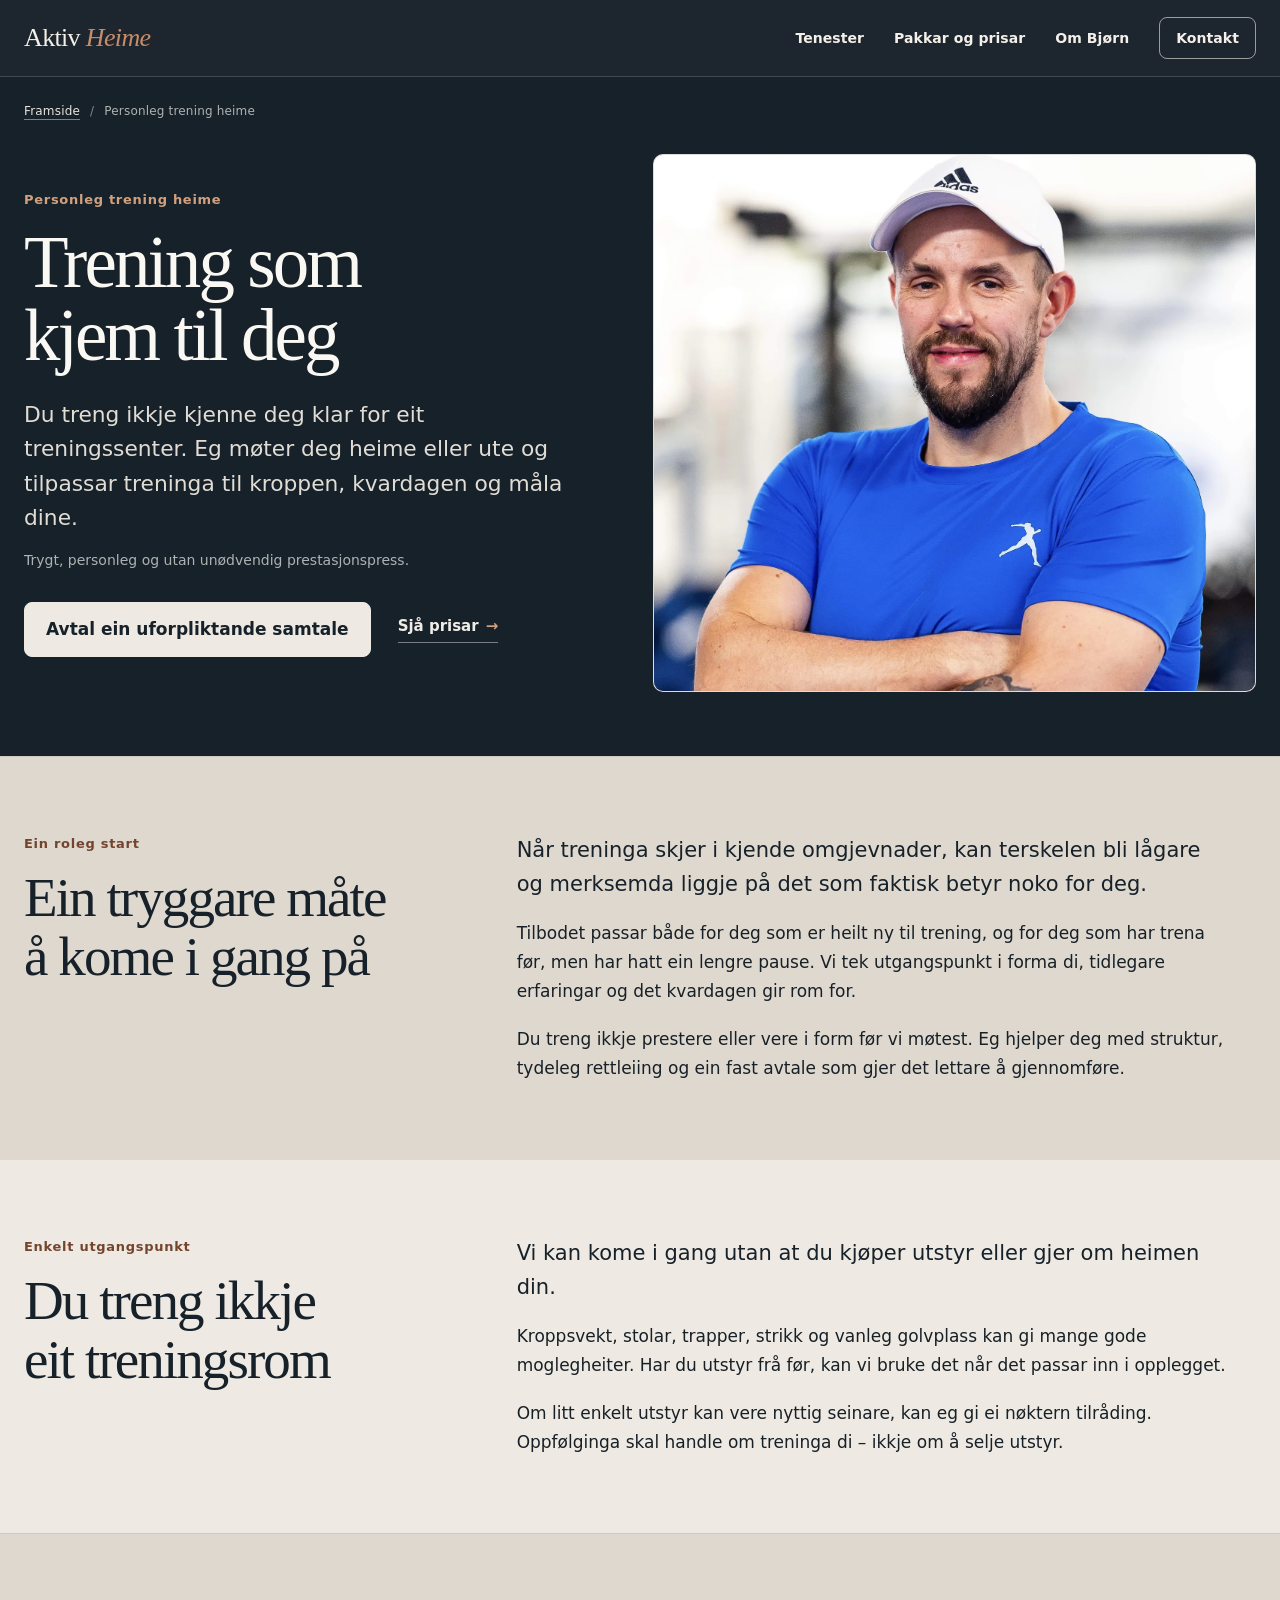
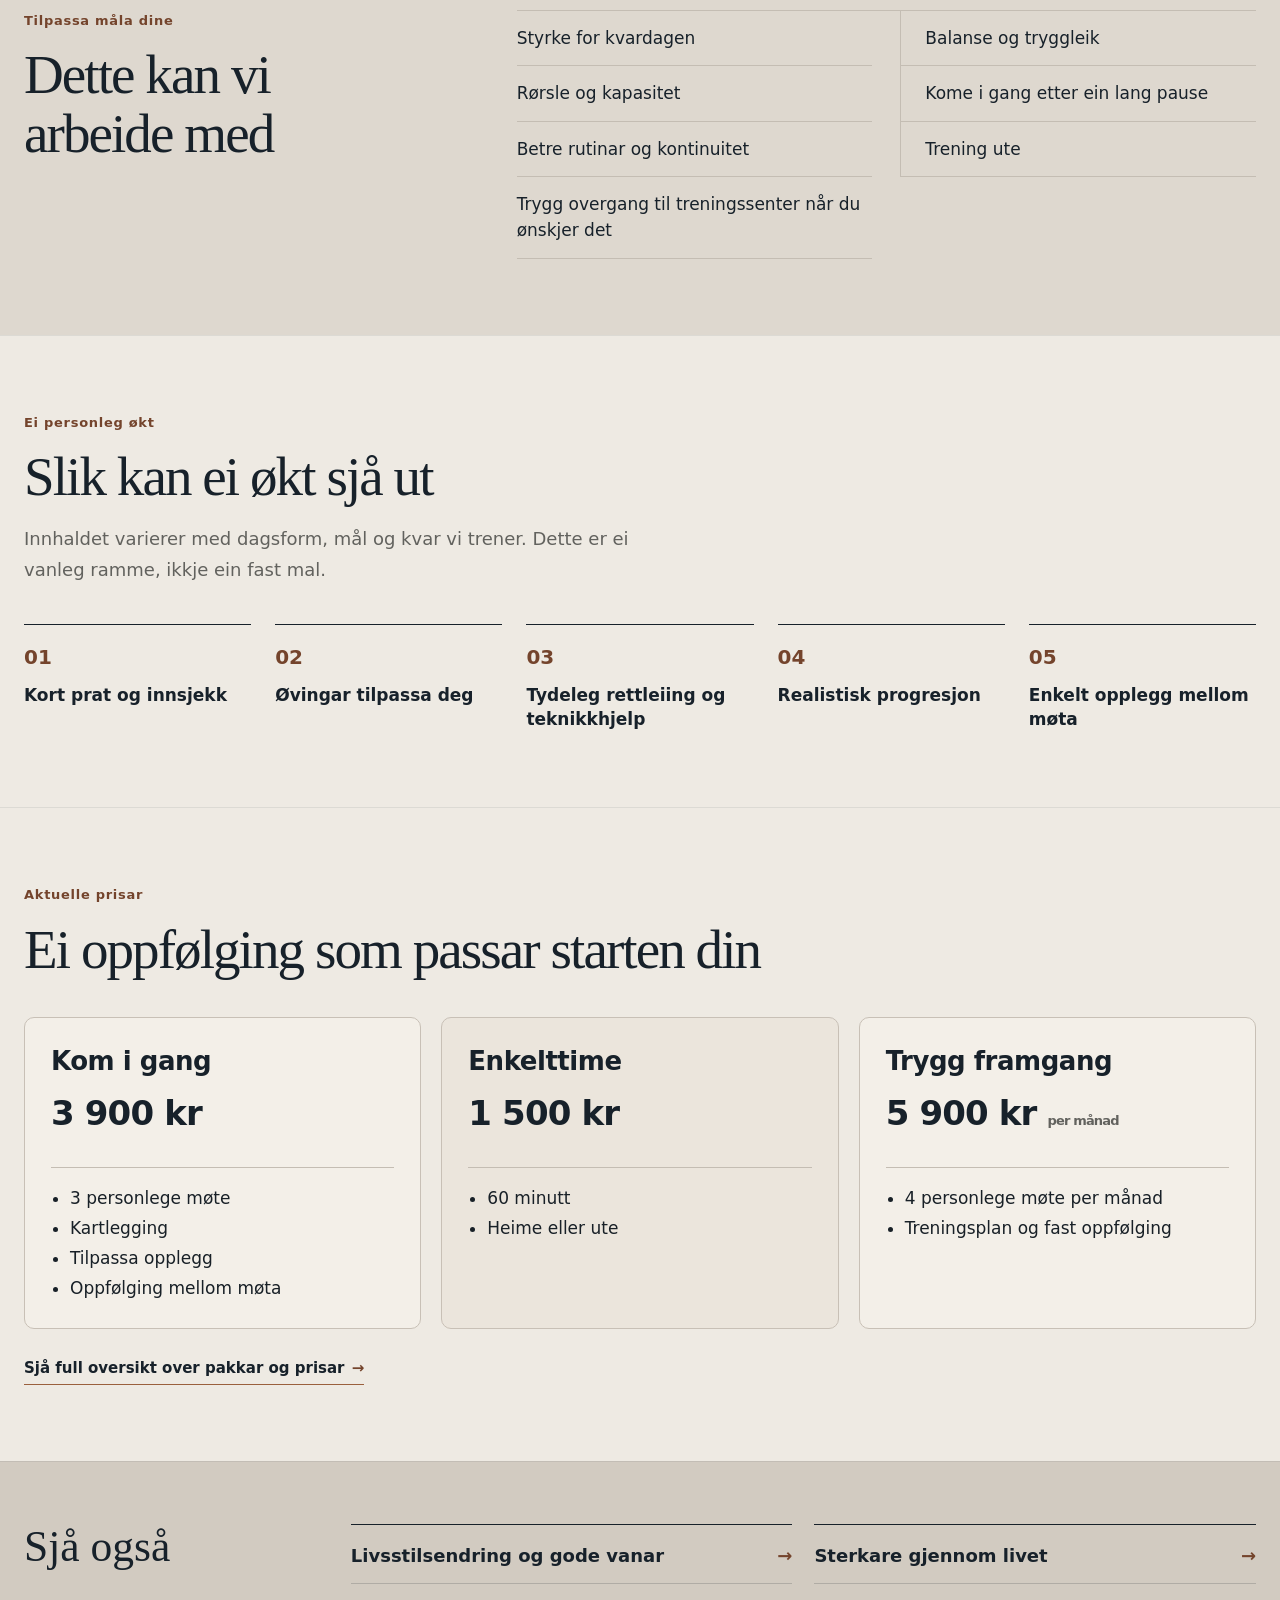
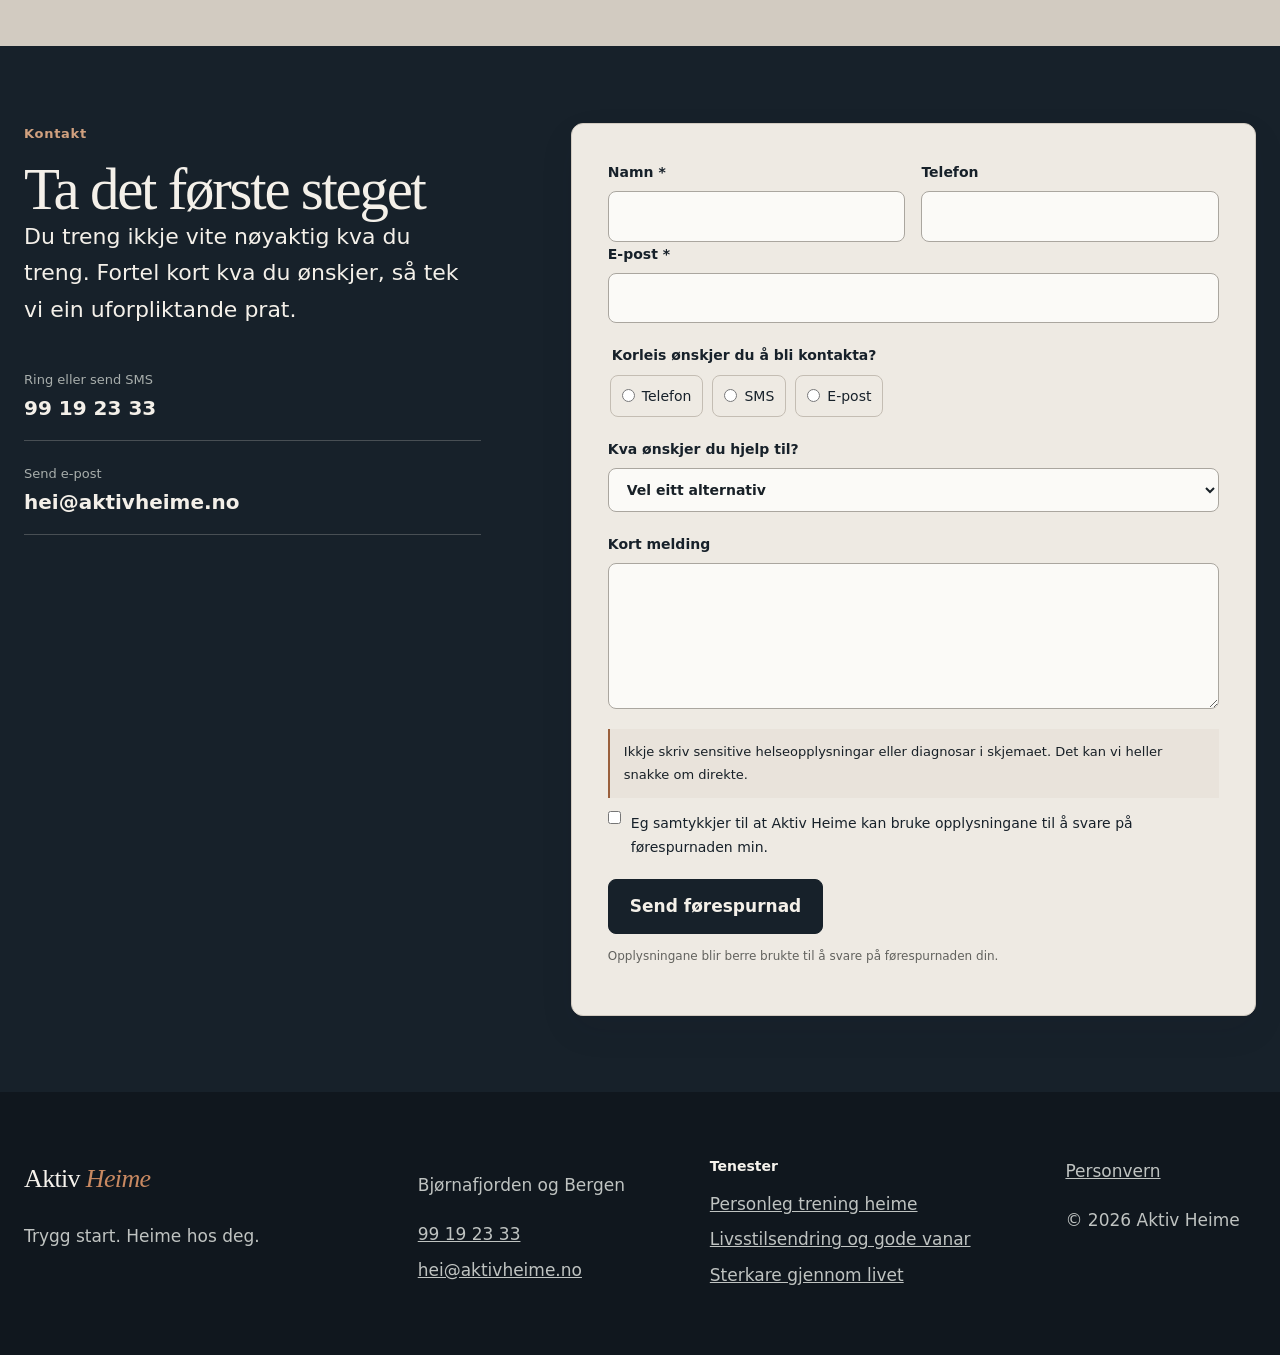
<file: personleg-trening-heime.html>
<!doctype html>
<html lang="nn">
<head>
  <meta charset="utf-8">
  <meta name="viewport" content="width=device-width, initial-scale=1">
  <title>Personleg trening heime i Bjørnafjorden og Bergen | Aktiv Heime</title>
  <meta name="description" content="Personleg trening heime eller ute med Bjørn. Trygg og individuelt tilpassa oppfølging i Bjørnafjorden, Fana og delar av Bergen.">
  <link rel="canonical" href="https://aktivheime.no/personleg-trening-heime.html">
  <meta property="og:type" content="website">
  <meta property="og:locale" content="nn_NO">
  <meta property="og:site_name" content="Aktiv Heime">
  <meta property="og:title" content="Personleg trening heime i Bjørnafjorden og Bergen | Aktiv Heime">
  <meta property="og:description" content="Trygg og individuelt tilpassa trening heime eller ute med Bjørn.">
  <meta property="og:url" content="https://aktivheime.no/personleg-trening-heime.html">
  <meta property="og:image" content="https://aktivheime.no/assets/bjorn-hero.jpg">
  <meta name="twitter:card" content="summary_large_image">
  <meta name="twitter:title" content="Personleg trening heime | Aktiv Heime">
  <meta name="twitter:description" content="Trygg og individuelt tilpassa trening heime eller ute med Bjørn.">
  <meta name="twitter:image" content="https://aktivheime.no/assets/bjorn-hero.jpg">
  <link rel="icon" href="favicon.svg" type="image/svg+xml">
  <link rel="stylesheet" href="styles.css?v=20260724-2">
  <script type="application/ld+json">
  {
    "@context": "https://schema.org",
    "@graph": [
      {
        "@type": "WebPage",
        "@id": "https://aktivheime.no/personleg-trening-heime.html#webpage",
        "url": "https://aktivheime.no/personleg-trening-heime.html",
        "name": "Personleg trening heime i Bjørnafjorden og Bergen",
        "description": "Personleg trening heime eller ute med trygg og individuelt tilpassa oppfølging.",
        "inLanguage": "nn-NO",
        "isPartOf": {"@id": "https://aktivheime.no/#website"},
        "breadcrumb": {"@id": "https://aktivheime.no/personleg-trening-heime.html#breadcrumb"},
        "mainEntity": {"@id": "https://aktivheime.no/personleg-trening-heime.html#service"}
      },
      {
        "@type": "WebSite",
        "@id": "https://aktivheime.no/#website",
        "url": "https://aktivheime.no/",
        "name": "Aktiv Heime",
        "inLanguage": "nn-NO"
      },
      {
        "@type": "BreadcrumbList",
        "@id": "https://aktivheime.no/personleg-trening-heime.html#breadcrumb",
        "itemListElement": [
          {"@type": "ListItem", "position": 1, "name": "Framside", "item": "https://aktivheime.no/"},
          {"@type": "ListItem", "position": 2, "name": "Personleg trening heime", "item": "https://aktivheime.no/personleg-trening-heime.html"}
        ]
      },
      {
        "@type": "Service",
        "@id": "https://aktivheime.no/personleg-trening-heime.html#service",
        "name": "Personleg trening heime",
        "serviceType": "Personleg trening heime eller ute",
        "description": "Individuelt tilpassa personleg trening heime eller ute i Bjørnafjorden og delar av Bergen.",
        "provider": {
          "@type": "ProfessionalService",
          "@id": "https://aktivheime.no/#provider",
          "name": "Aktiv Heime",
          "url": "https://aktivheime.no/",
          "telephone": "+4799192333",
          "email": "hei@aktivheime.no"
        },
        "areaServed": [
          {"@type": "Place", "name": "Bjørnafjorden"},
          {"@type": "Place", "name": "Bergen sør"},
          {"@type": "Place", "name": "Fana"},
          {"@type": "Place", "name": "Bergen sentrum"}
        ]
      }
    ]
  }
  </script>
</head>
<body class="service-page">
  <a class="skip-link" href="#hovudinnhald">Gå til hovudinnhaldet</a>
  <header class="site-header">
    <div class="container nav-wrap">
      <a class="wordmark" href="/" aria-label="Aktiv Heime – til framsida">Aktiv <span>Heime</span></a>
      <button class="menu-button" type="button" aria-expanded="false" aria-controls="hovudmeny"><span class="sr-only">Opne meny</span><span></span><span></span><span></span></button>
      <nav id="hovudmeny" aria-label="Hovudmeny"><a href="/#tenester">Tenester</a><a href="/#pakkar">Pakkar og prisar</a><a href="/#om">Om Bjørn</a><a class="nav-cta" href="#kontakt">Kontakt</a></nav>
    </div>
  </header>
  <main id="hovudinnhald">
    <section class="service-hero">
      <div class="container">
        <nav class="breadcrumbs" aria-label="Brødsmular"><ol><li><a href="/">Framside</a></li><li aria-current="page">Personleg trening heime</li></ol></nav>
        <div class="service-hero-grid">
          <div class="service-hero-copy">
            <p class="eyebrow">Personleg trening heime</p>
            <h1>Trening som kjem til deg</h1>
            <p class="lead">Du treng ikkje kjenne deg klar for eit treningssenter. Eg møter deg heime eller ute og tilpassar treninga til kroppen, kvardagen og måla dine.</p>
            <p class="service-support">Trygt, personleg og utan unødvendig prestasjonspress.</p>
            <div class="actions"><a class="button primary" href="#kontakt">Avtal ein uforpliktande samtale</a><a class="secondary-link" href="/#pakkar">Sjå prisar</a></div>
          </div>
          <figure class="service-hero-image">
            <picture><source srcset="assets/bjorn-hero.webp" type="image/webp"><img src="assets/bjorn-hero.jpg" width="1440" height="1800" alt="Bjørn frå Aktiv Heime klar for personleg trening" fetchpriority="high"></picture>
          </figure>
        </div>
      </div>
    </section>

    <section class="service-section">
      <div class="container service-grid">
        <div class="service-heading"><p class="eyebrow">Ein roleg start</p><h2>Ein tryggare måte å kome i gang på</h2></div>
        <div class="service-prose">
          <p class="service-intro">Når treninga skjer i kjende omgjevnader, kan terskelen bli lågare og merksemda liggje på det som faktisk betyr noko for deg.</p>
          <p>Tilbodet passar både for deg som er heilt ny til trening, og for deg som har trena før, men har hatt ein lengre pause. Vi tek utgangspunkt i forma di, tidlegare erfaringar og det kvardagen gir rom for.</p>
          <p>Du treng ikkje prestere eller vere i form før vi møtest. Eg hjelper deg med struktur, tydeleg rettleiing og ein fast avtale som gjer det lettare å gjennomføre.</p>
        </div>
      </div>
    </section>

    <section class="service-section surface">
      <div class="container service-grid">
        <div class="service-heading"><p class="eyebrow">Enkelt utgangspunkt</p><h2>Du treng ikkje eit treningsrom</h2></div>
        <div class="service-prose">
          <p class="service-intro">Vi kan kome i gang utan at du kjøper utstyr eller gjer om heimen din.</p>
          <p>Kroppsvekt, stolar, trapper, strikk og vanleg golvplass kan gi mange gode moglegheiter. Har du utstyr frå før, kan vi bruke det når det passar inn i opplegget.</p>
          <p>Om litt enkelt utstyr kan vere nyttig seinare, kan eg gi ei nøktern tilråding. Oppfølginga skal handle om treninga di – ikkje om å selje utstyr.</p>
        </div>
      </div>
    </section>

    <section class="service-section">
      <div class="container service-grid">
        <div class="service-heading"><p class="eyebrow">Tilpassa måla dine</p><h2>Dette kan vi arbeide med</h2></div>
        <ul class="editorial-list">
          <li>Styrke for kvardagen</li>
          <li>Balanse og tryggleik</li>
          <li>Rørsle og kapasitet</li>
          <li>Kome i gang etter ein lang pause</li>
          <li>Betre rutinar og kontinuitet</li>
          <li>Trening ute</li>
          <li>Trygg overgang til treningssenter når du ønskjer det</li>
        </ul>
      </div>
    </section>

    <section class="service-section surface" id="slik-fungerer">
      <div class="container">
        <div class="section-head"><p class="eyebrow">Ei personleg økt</p><h2>Slik kan ei økt sjå ut</h2><p>Innhaldet varierer med dagsform, mål og kvar vi trener. Dette er ei vanleg ramme, ikkje ein fast mal.</p></div>
        <ol class="step-list">
          <li><span>01</span><strong>Kort prat og innsjekk</strong></li>
          <li><span>02</span><strong>Øvingar tilpassa deg</strong></li>
          <li><span>03</span><strong>Tydeleg rettleiing og teknikkhjelp</strong></li>
          <li><span>04</span><strong>Realistisk progresjon</strong></li>
          <li><span>05</span><strong>Enkelt opplegg mellom møta</strong></li>
        </ol>
      </div>
    </section>

    <section class="service-section service-pricing" id="prisar">
      <div class="container">
        <div class="section-head"><p class="eyebrow">Aktuelle prisar</p><h2>Ei oppfølging som passar starten din</h2></div>
        <div class="summary-grid">
          <article class="summary-card"><h3>Kom i gang</h3><p class="price">3 900 kr</p><ul><li>3 personlege møte</li><li>Kartlegging</li><li>Tilpassa opplegg</li><li>Oppfølging mellom møta</li></ul></article>
          <article class="summary-card"><h3>Enkelttime</h3><p class="price">1 500 kr</p><ul><li>60 minutt</li><li>Heime eller ute</li></ul></article>
          <article class="summary-card"><h3>Trygg framgang</h3><p class="price">5 900 kr <small>per månad</small></p><ul><li>4 personlege møte per månad</li><li>Treningsplan og fast oppfølging</li></ul></article>
        </div>
        <p class="pricing-overview"><a class="secondary-link" href="/#pakkar">Sjå full oversikt over pakkar og prisar</a></p>
      </div>
    </section>

    <section class="service-section related" id="sja-ogsa">
      <div class="container related-grid">
        <div><h2>Sjå også</h2></div>
        <div class="related-links"><a href="livsstilsendring.html">Livsstilsendring og gode vanar</a><a href="sterkare-gjennom-livet.html">Sterkare gjennom livet</a></div>
      </div>
    </section>

    <section class="section contact" id="kontakt">
      <div class="container contact-grid">
        <div><p class="eyebrow">Kontakt</p><h2>Ta det første steget</h2><p class="large-copy">Du treng ikkje vite nøyaktig kva du treng. Fortel kort kva du ønskjer, så tek vi ein uforpliktande prat.</p><div class="contact-links"><a href="tel:+4799192333"><span>Ring eller send SMS</span><strong>99 19 23 33</strong></a><a href="mailto:hei@aktivheime.no"><span>Send e-post</span><strong>hei@aktivheime.no</strong></a></div></div>
        <form id="kontakt-skjema" action="https://formspree.io/f/mvzebbpd" method="POST" novalidate>
          <input type="hidden" name="side" value="Personleg trening heime">
          <div class="form-status" role="status" aria-live="polite" aria-atomic="true" tabindex="-1"></div>
          <div class="field-row"><label>Namn <span aria-hidden="true">*</span><input name="namn" autocomplete="name" required></label><label>Telefon<input name="telefon" type="tel" autocomplete="tel"></label></div>
          <label>E-post <span aria-hidden="true">*</span><input name="epost" type="email" autocomplete="email" required></label>
          <fieldset><legend>Korleis ønskjer du å bli kontakta?</legend><div class="options"><label><input type="radio" name="kontaktmåte" value="Telefon" required> Telefon</label><label><input type="radio" name="kontaktmåte" value="SMS"> SMS</label><label><input type="radio" name="kontaktmåte" value="E-post"> E-post</label></div></fieldset>
          <label>Kva ønskjer du hjelp til?<select name="ønske" required><option value="">Vel eitt alternativ</option><option>Kome i gang</option><option>Bli sterkare i kvardagen</option><option>Livsstil og gode rutinar</option><option>Trening heime</option><option>Trening ute</option><option>Anna</option></select></label>
          <label>Kort melding<textarea name="melding" rows="5"></textarea></label>
          <p class="warning">Ikkje skriv sensitive helseopplysningar eller diagnosar i skjemaet. Det kan vi heller snakke om direkte.</p>
          <div class="honeypot" aria-hidden="true"><label>Ikkje fyll ut dette feltet<input name="_gotcha" tabindex="-1" autocomplete="off"></label></div>
          <label class="consent"><input type="checkbox" name="samtykke" required> <span>Eg samtykkjer til at Aktiv Heime kan bruke opplysningane til å svare på førespurnaden min.</span></label>
          <button class="button primary" type="submit">Send førespurnad</button>
          <p class="form-note">Opplysningane blir berre brukte til å svare på førespurnaden din.</p>
        </form>
      </div>
    </section>
  </main>
  <footer><div class="container footer-grid"><div><a class="wordmark light" href="/">Aktiv <span>Heime</span></a><p>Trygg start. Heime hos deg.</p></div><div><p>Bjørnafjorden og Bergen</p><a href="tel:+4799192333">99 19 23 33</a><a href="mailto:hei@aktivheime.no">hei@aktivheime.no</a></div><div><p class="footer-heading">Tenester</p><a href="personleg-trening-heime.html">Personleg trening heime</a><a href="livsstilsendring.html">Livsstilsendring og gode vanar</a><a href="sterkare-gjennom-livet.html">Sterkare gjennom livet</a></div><div><a href="personvern.html">Personvern</a><p>© <span id="year"></span> Aktiv Heime</p></div></div></footer>
  <script src="script.js" defer></script>
</body>
</html>
</file>
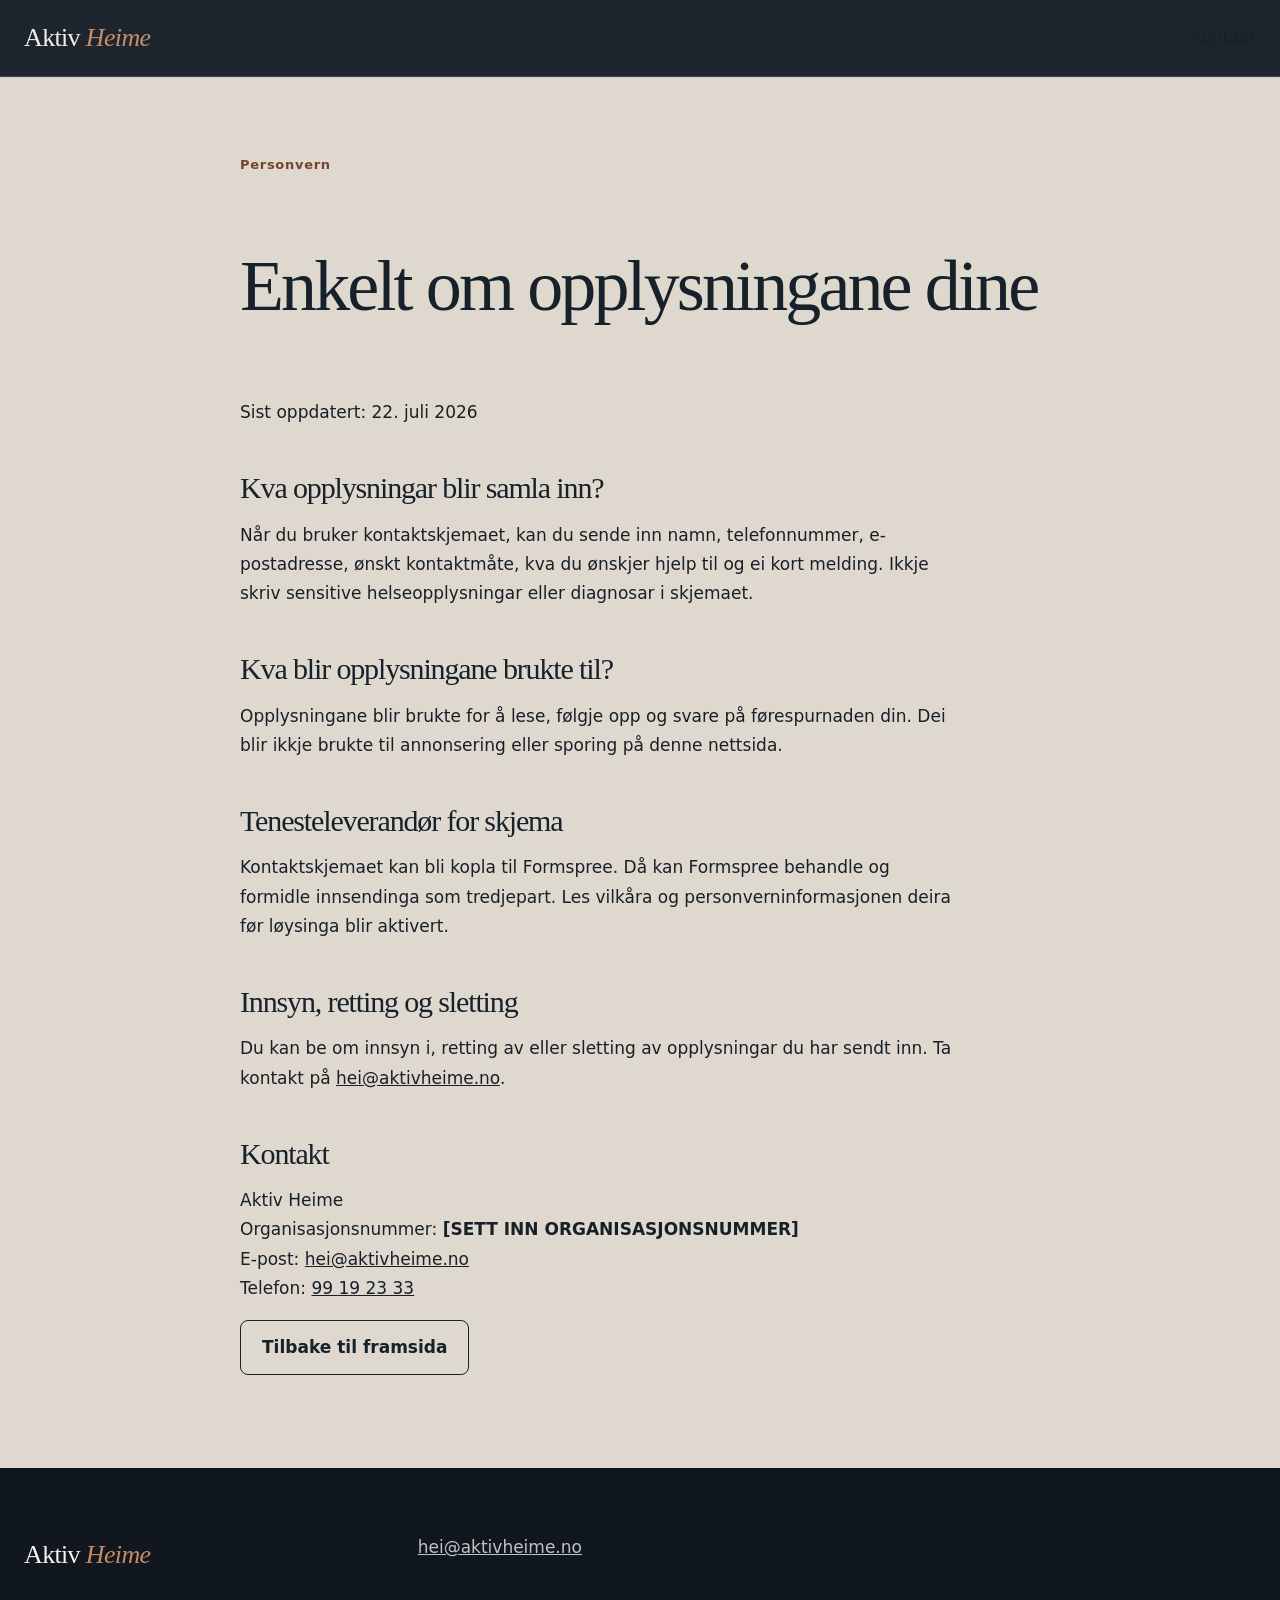
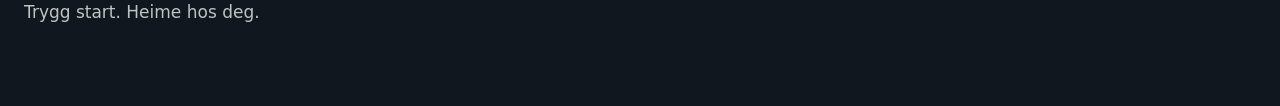
<file: personvern.html>
<!doctype html><html lang="nn"><head><meta charset="utf-8"><meta name="viewport" content="width=device-width,initial-scale=1"><title>Personvern | Aktiv Heime</title><meta name="description" content="Informasjon om korleis Aktiv Heime behandlar opplysningar du sender inn."><link rel="canonical" href="https://aktivheime.no/personvern.html"><link rel="icon" href="favicon.svg" type="image/svg+xml"><link rel="stylesheet" href="styles.css"></head><body><a class="skip-link" href="#hovudinnhald">Gå til hovudinnhaldet</a><header class="site-header"><div class="container nav-wrap"><a class="wordmark" href="index.html">Aktiv <span>Heime</span></a><a href="index.html#kontakt">Kontakt</a></div></header><main id="hovudinnhald"><section class="section"><article class="container privacy"><p class="eyebrow">Personvern</p><h1>Enkelt om opplysningane dine</h1><p>Sist oppdatert: 22. juli 2026</p><h2>Kva opplysningar blir samla inn?</h2><p>Når du bruker kontaktskjemaet, kan du sende inn namn, telefonnummer, e-postadresse, ønskt kontaktmåte, kva du ønskjer hjelp til og ei kort melding. Ikkje skriv sensitive helseopplysningar eller diagnosar i skjemaet.</p><h2>Kva blir opplysningane brukte til?</h2><p>Opplysningane blir brukte for å lese, følgje opp og svare på førespurnaden din. Dei blir ikkje brukte til annonsering eller sporing på denne nettsida.</p><h2>Tenesteleverandør for skjema</h2><p>Kontaktskjemaet kan bli kopla til Formspree. Då kan Formspree behandle og formidle innsendinga som tredjepart. Les vilkåra og personverninformasjonen deira før løysinga blir aktivert.</p><h2>Innsyn, retting og sletting</h2><p>Du kan be om innsyn i, retting av eller sletting av opplysningar du har sendt inn. Ta kontakt på <a href="mailto:hei@aktivheime.no">hei@aktivheime.no</a>.</p><h2>Kontakt</h2><p>Aktiv Heime<br>Organisasjonsnummer: <strong>[SETT INN ORGANISASJONSNUMMER]</strong><br>E-post: <a href="mailto:hei@aktivheime.no">hei@aktivheime.no</a><br>Telefon: <a href="tel:+4799192333">99 19 23 33</a></p><p><a class="button secondary" href="index.html">Tilbake til framsida</a></p></article></section></main><footer><div class="container footer-grid"><div><a class="wordmark light" href="index.html">Aktiv <span>Heime</span></a><p>Trygg start. Heime hos deg.</p></div><div><a href="mailto:hei@aktivheime.no">hei@aktivheime.no</a></div></div></footer></body></html>
</file>
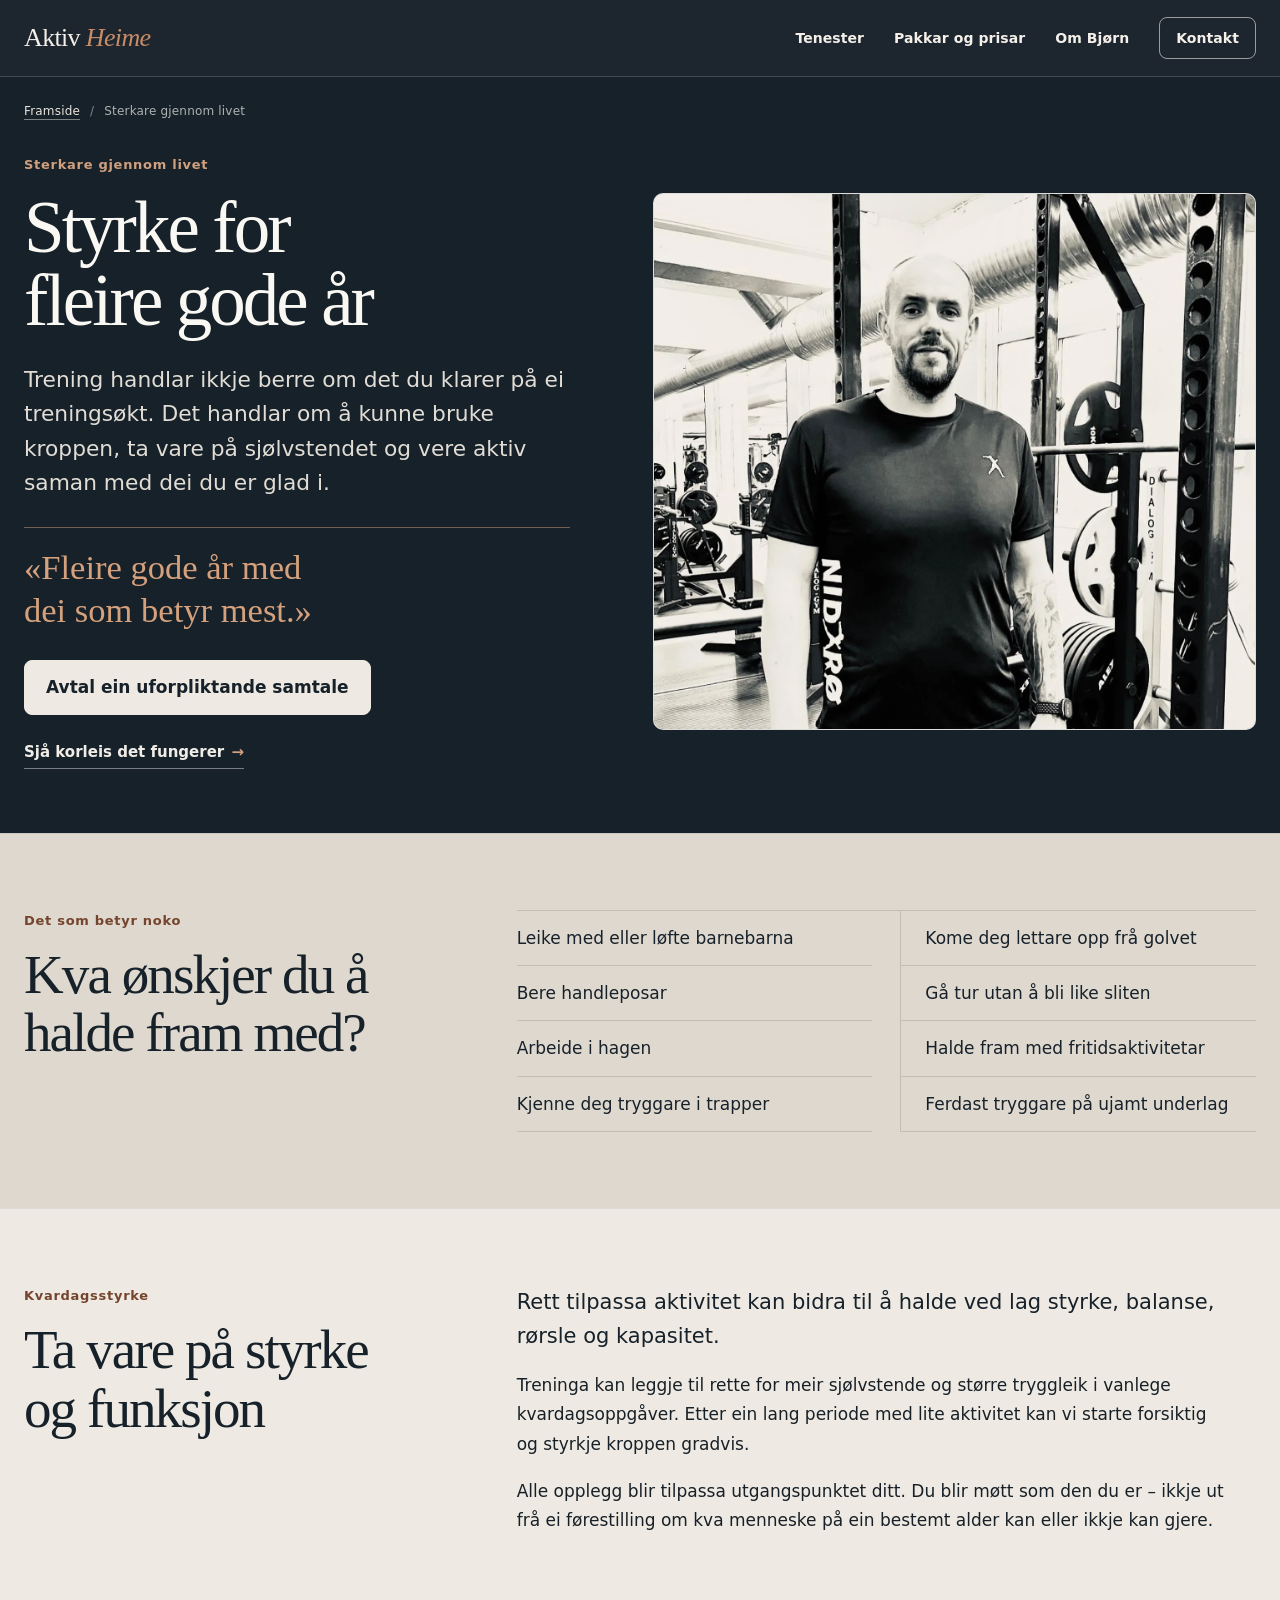
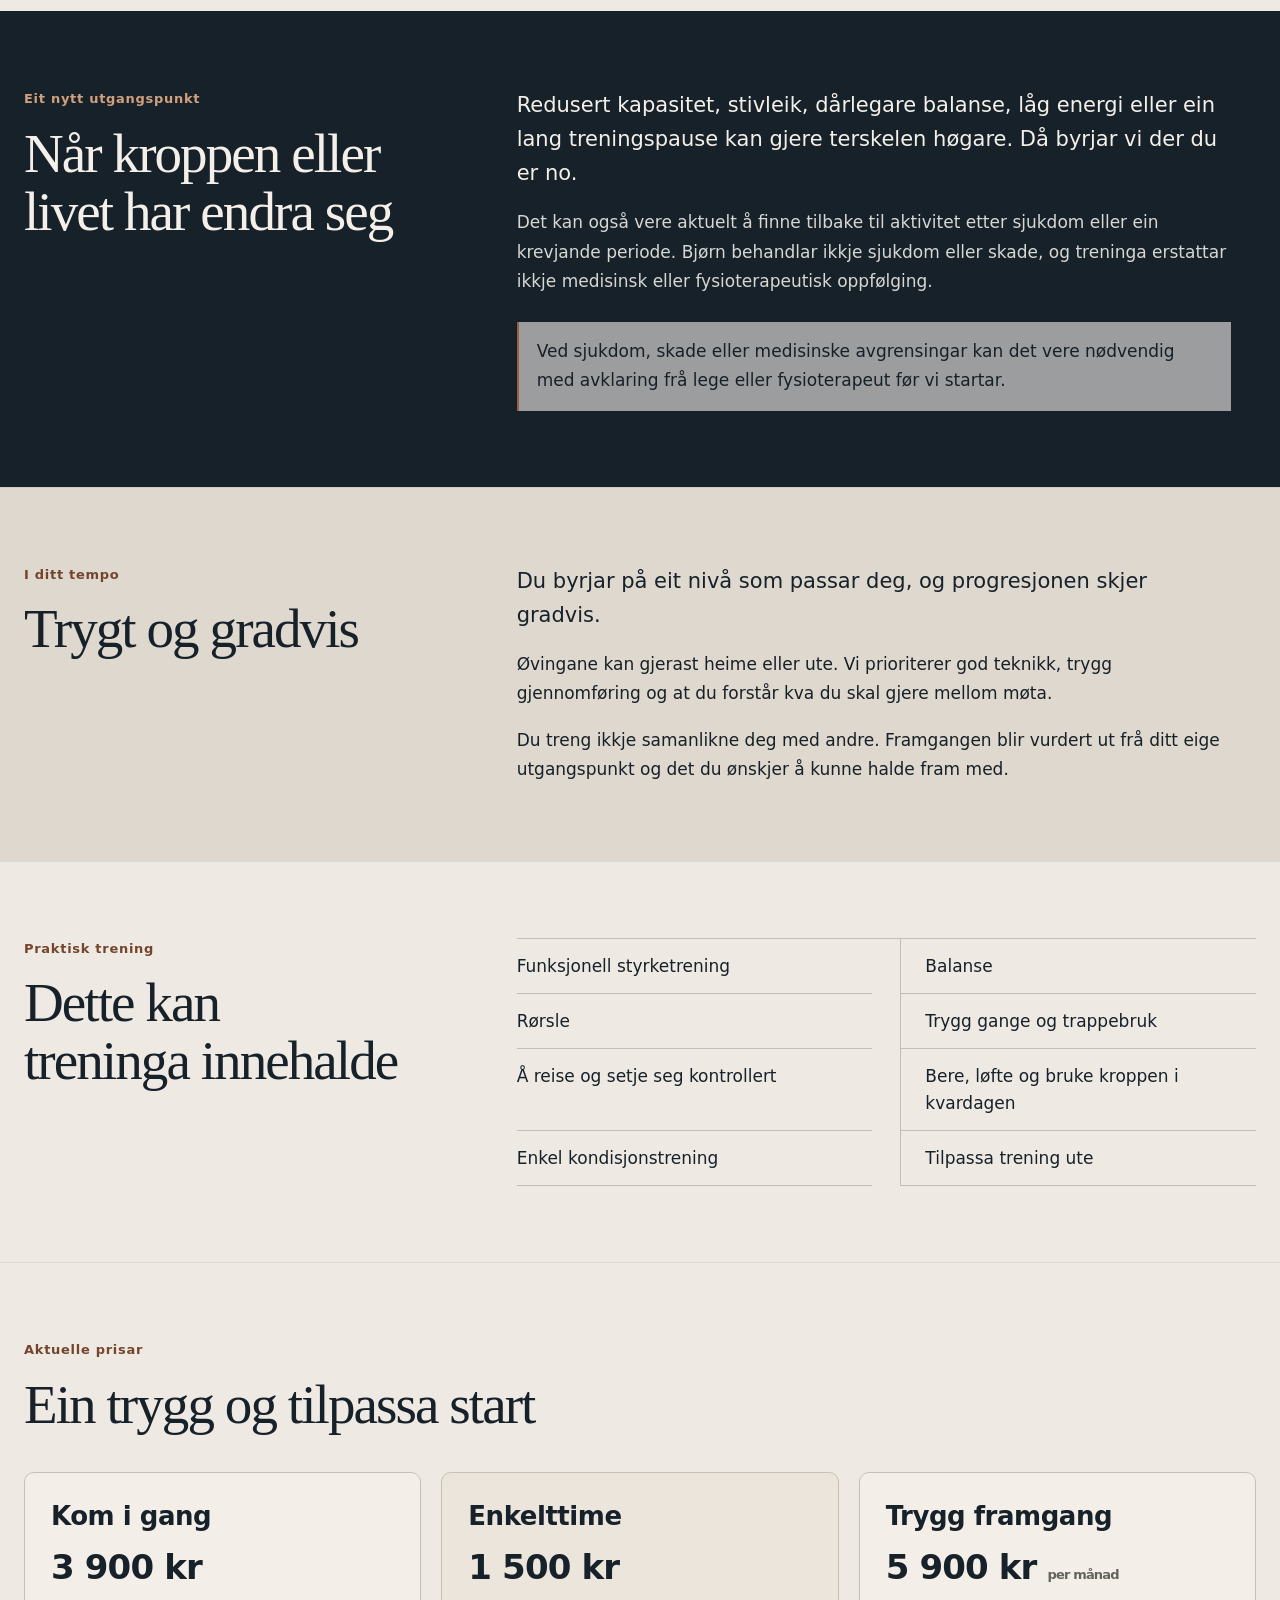
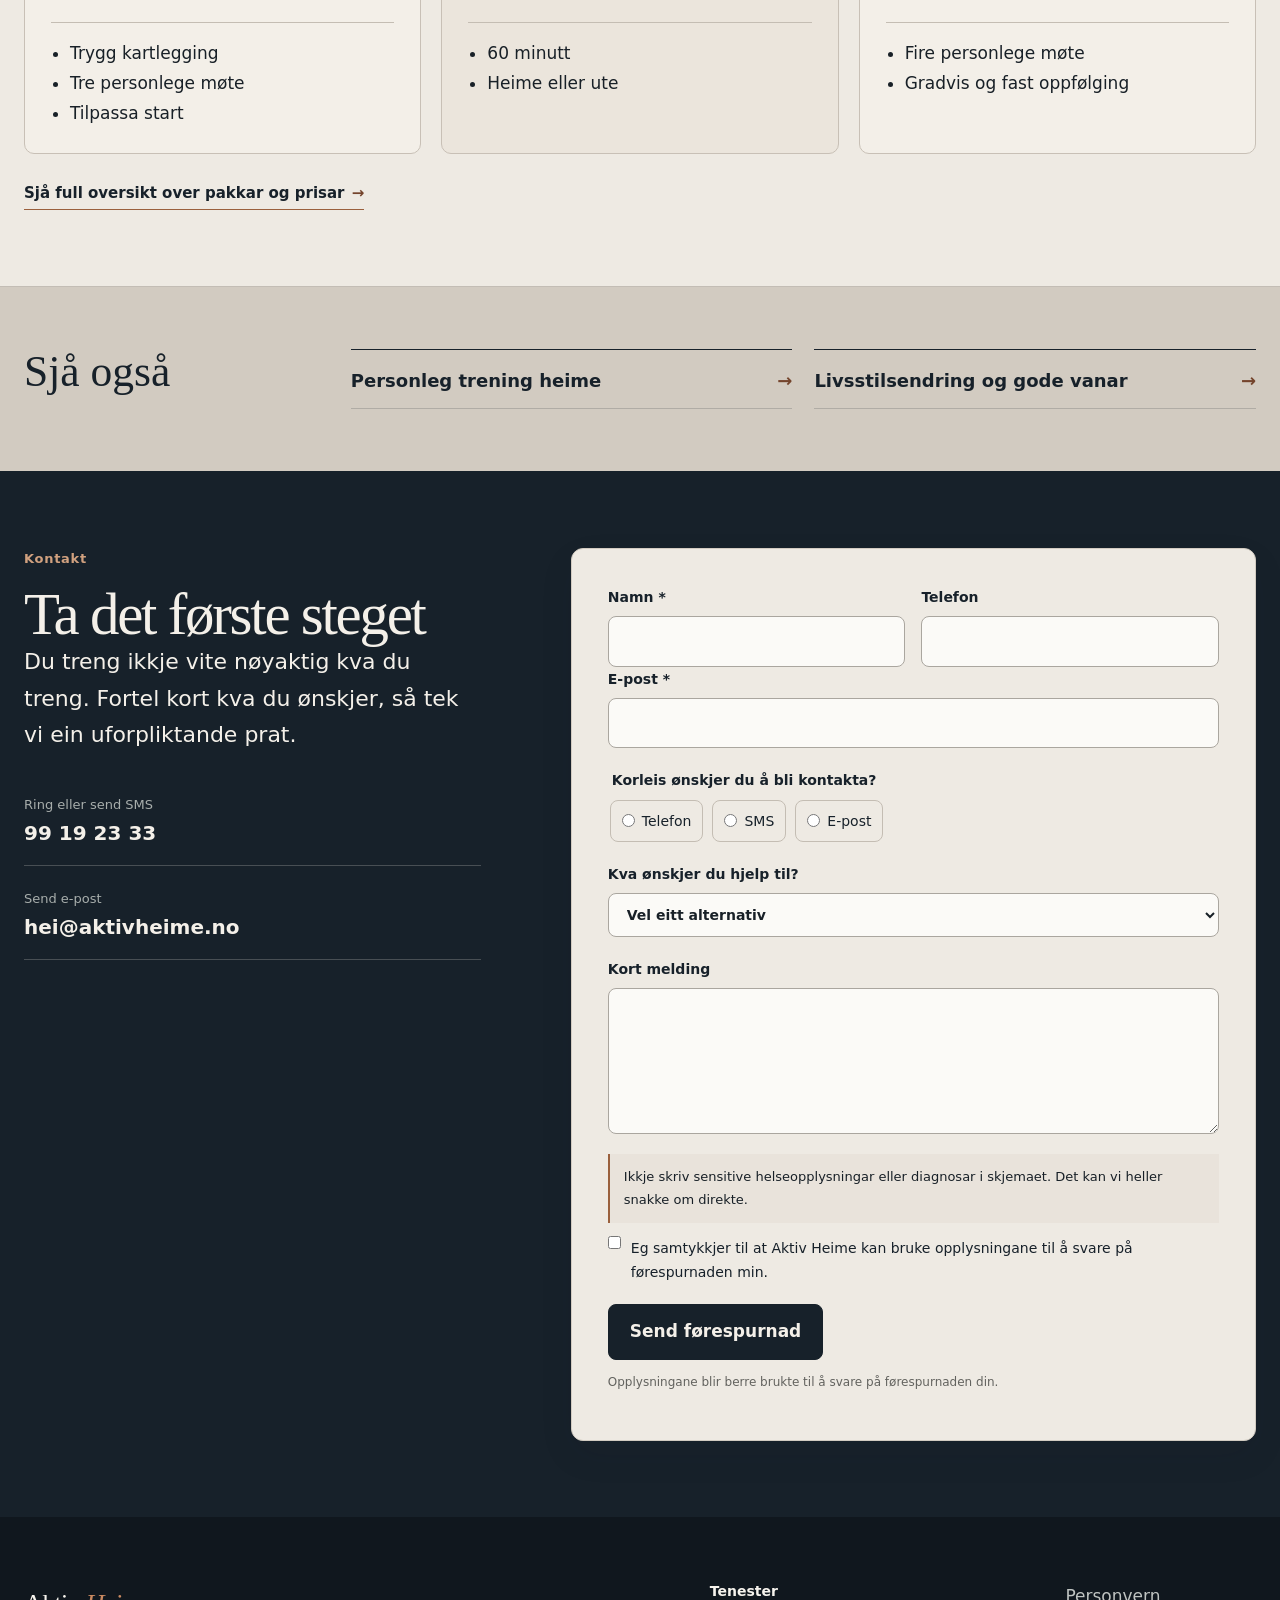
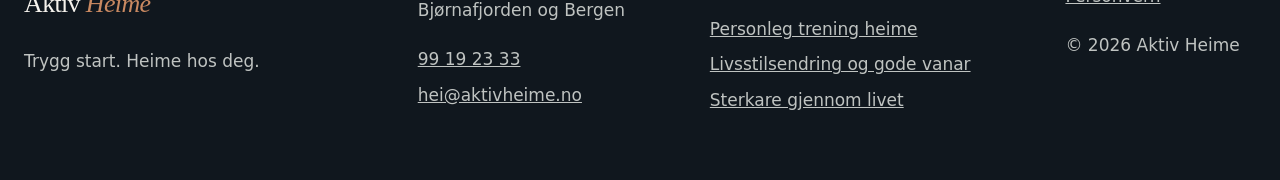
<file: sterkare-gjennom-livet.html>
<!doctype html>
<html lang="nn">
<head>
  <meta charset="utf-8">
  <meta name="viewport" content="width=device-width, initial-scale=1">
  <title>Trening for vaksne og eldre i Bjørnafjorden og Bergen | Aktiv Heime</title>
  <meta name="description" content="Tilpassa styrke-, balanse- og funksjonstrening for vaksne og eldre. Personleg oppfølging heime eller ute med Aktiv Heime.">
  <link rel="canonical" href="https://aktivheime.no/sterkare-gjennom-livet.html">
  <meta property="og:type" content="website">
  <meta property="og:locale" content="nn_NO">
  <meta property="og:site_name" content="Aktiv Heime">
  <meta property="og:title" content="Trening for vaksne og eldre i Bjørnafjorden og Bergen | Aktiv Heime">
  <meta property="og:description" content="Tilpassa styrke-, balanse- og funksjonstrening med personleg oppfølging heime eller ute.">
  <meta property="og:url" content="https://aktivheime.no/sterkare-gjennom-livet.html">
  <meta property="og:image" content="https://aktivheime.no/assets/bjorn-about.jpg">
  <meta name="twitter:card" content="summary_large_image">
  <meta name="twitter:title" content="Sterkare gjennom livet | Aktiv Heime">
  <meta name="twitter:description" content="Tilpassa styrke-, balanse- og funksjonstrening med personleg oppfølging heime eller ute.">
  <meta name="twitter:image" content="https://aktivheime.no/assets/bjorn-about.jpg">
  <link rel="icon" href="favicon.svg" type="image/svg+xml">
  <link rel="stylesheet" href="styles.css?v=20260724-2">
  <script type="application/ld+json">
  {
    "@context": "https://schema.org",
    "@graph": [
      {
        "@type": "WebPage",
        "@id": "https://aktivheime.no/sterkare-gjennom-livet.html#webpage",
        "url": "https://aktivheime.no/sterkare-gjennom-livet.html",
        "name": "Trening for vaksne og eldre i Bjørnafjorden og Bergen",
        "description": "Tilpassa styrke-, balanse- og funksjonstrening for vaksne og eldre.",
        "inLanguage": "nn-NO",
        "isPartOf": {"@id": "https://aktivheime.no/#website"},
        "breadcrumb": {"@id": "https://aktivheime.no/sterkare-gjennom-livet.html#breadcrumb"},
        "mainEntity": {"@id": "https://aktivheime.no/sterkare-gjennom-livet.html#service"}
      },
      {
        "@type": "WebSite",
        "@id": "https://aktivheime.no/#website",
        "url": "https://aktivheime.no/",
        "name": "Aktiv Heime",
        "inLanguage": "nn-NO"
      },
      {
        "@type": "BreadcrumbList",
        "@id": "https://aktivheime.no/sterkare-gjennom-livet.html#breadcrumb",
        "itemListElement": [
          {"@type": "ListItem", "position": 1, "name": "Framside", "item": "https://aktivheime.no/"},
          {"@type": "ListItem", "position": 2, "name": "Sterkare gjennom livet", "item": "https://aktivheime.no/sterkare-gjennom-livet.html"}
        ]
      },
      {
        "@type": "Service",
        "@id": "https://aktivheime.no/sterkare-gjennom-livet.html#service",
        "name": "Sterkare gjennom livet",
        "serviceType": "Tilpassa styrke-, balanse- og funksjonstrening",
        "description": "Personleg oppfølging med tilpassa trening for vaksne og eldre heime eller ute.",
        "provider": {
          "@type": "ProfessionalService",
          "@id": "https://aktivheime.no/#provider",
          "name": "Aktiv Heime",
          "url": "https://aktivheime.no/",
          "telephone": "+4799192333",
          "email": "hei@aktivheime.no"
        },
        "areaServed": [
          {"@type": "Place", "name": "Bjørnafjorden"},
          {"@type": "Place", "name": "Bergen sør"},
          {"@type": "Place", "name": "Fana"},
          {"@type": "Place", "name": "Bergen sentrum"}
        ]
      }
    ]
  }
  </script>
</head>
<body class="service-page">
  <a class="skip-link" href="#hovudinnhald">Gå til hovudinnhaldet</a>
  <header class="site-header">
    <div class="container nav-wrap">
      <a class="wordmark" href="/" aria-label="Aktiv Heime – til framsida">Aktiv <span>Heime</span></a>
      <button class="menu-button" type="button" aria-expanded="false" aria-controls="hovudmeny"><span class="sr-only">Opne meny</span><span></span><span></span><span></span></button>
      <nav id="hovudmeny" aria-label="Hovudmeny"><a href="/#tenester">Tenester</a><a href="/#pakkar">Pakkar og prisar</a><a href="/#om">Om Bjørn</a><a class="nav-cta" href="#kontakt">Kontakt</a></nav>
    </div>
  </header>
  <main id="hovudinnhald">
    <section class="service-hero service-hero-bw">
      <div class="container">
        <nav class="breadcrumbs" aria-label="Brødsmular"><ol><li><a href="/">Framside</a></li><li aria-current="page">Sterkare gjennom livet</li></ol></nav>
        <div class="service-hero-grid">
          <div class="service-hero-copy">
            <p class="eyebrow">Sterkare gjennom livet</p>
            <h1>Styrke for fleire gode år</h1>
            <p class="lead">Trening handlar ikkje berre om det du klarer på ei treningsøkt. Det handlar om å kunne bruke kroppen, ta vare på sjølvstendet og vere aktiv saman med dei du er glad i.</p>
            <blockquote class="hero-quote">«Fleire gode år med dei som betyr mest.»</blockquote>
            <div class="actions"><a class="button primary" href="#kontakt">Avtal ein uforpliktande samtale</a><a class="secondary-link" href="#trygt-og-gradvis">Sjå korleis det fungerer</a></div>
          </div>
          <figure class="service-hero-image">
            <picture><source srcset="assets/bjorn-about.webp" type="image/webp"><img src="assets/bjorn-about.jpg" width="1440" height="1800" alt="Bjørn frå Aktiv Heime i eit treningsmiljø" fetchpriority="high"></picture>
          </figure>
        </div>
      </div>
    </section>

    <section class="service-section">
      <div class="container service-grid">
        <div class="service-heading"><p class="eyebrow">Det som betyr noko</p><h2>Kva ønskjer du å halde fram med?</h2></div>
        <ul class="editorial-list">
          <li>Leike med eller løfte barnebarna</li>
          <li>Kome deg lettare opp frå golvet</li>
          <li>Bere handleposar</li>
          <li>Gå tur utan å bli like sliten</li>
          <li>Arbeide i hagen</li>
          <li>Halde fram med fritidsaktivitetar</li>
          <li>Kjenne deg tryggare i trapper</li>
          <li>Ferdast tryggare på ujamt underlag</li>
        </ul>
      </div>
    </section>

    <section class="service-section surface">
      <div class="container service-grid">
        <div class="service-heading"><p class="eyebrow">Kvardagsstyrke</p><h2>Ta vare på styrke og funksjon</h2></div>
        <div class="service-prose">
          <p class="service-intro">Rett tilpassa aktivitet kan bidra til å halde ved lag styrke, balanse, rørsle og kapasitet.</p>
          <p>Treninga kan leggje til rette for meir sjølvstende og større tryggleik i vanlege kvardagsoppgåver. Etter ein lang periode med lite aktivitet kan vi starte forsiktig og styrkje kroppen gradvis.</p>
          <p>Alle opplegg blir tilpassa utgangspunktet ditt. Du blir møtt som den du er – ikkje ut frå ei førestilling om kva menneske på ein bestemt alder kan eller ikkje kan gjere.</p>
        </div>
      </div>
    </section>

    <section class="service-section dark">
      <div class="container service-grid">
        <div class="service-heading"><p class="eyebrow">Eit nytt utgangspunkt</p><h2>Når kroppen eller livet har endra seg</h2></div>
        <div class="service-prose">
          <p class="service-intro">Redusert kapasitet, stivleik, dårlegare balanse, låg energi eller ein lang treningspause kan gjere terskelen høgare. Då byrjar vi der du er no.</p>
          <p>Det kan også vere aktuelt å finne tilbake til aktivitet etter sjukdom eller ein krevjande periode. Bjørn behandlar ikkje sjukdom eller skade, og treninga erstattar ikkje medisinsk eller fysioterapeutisk oppfølging.</p>
          <p class="safety-note">Ved sjukdom, skade eller medisinske avgrensingar kan det vere nødvendig med avklaring frå lege eller fysioterapeut før vi startar.</p>
        </div>
      </div>
    </section>

    <section class="service-section" id="trygt-og-gradvis">
      <div class="container service-grid">
        <div class="service-heading"><p class="eyebrow">I ditt tempo</p><h2>Trygt og gradvis</h2></div>
        <div class="service-prose">
          <p class="service-intro">Du byrjar på eit nivå som passar deg, og progresjonen skjer gradvis.</p>
          <p>Øvingane kan gjerast heime eller ute. Vi prioriterer god teknikk, trygg gjennomføring og at du forstår kva du skal gjere mellom møta.</p>
          <p>Du treng ikkje samanlikne deg med andre. Framgangen blir vurdert ut frå ditt eige utgangspunkt og det du ønskjer å kunne halde fram med.</p>
        </div>
      </div>
    </section>

    <section class="service-section surface">
      <div class="container service-grid">
        <div class="service-heading"><p class="eyebrow">Praktisk trening</p><h2>Dette kan treninga innehalde</h2></div>
        <ul class="editorial-list">
          <li>Funksjonell styrketrening</li>
          <li>Balanse</li>
          <li>Rørsle</li>
          <li>Trygg gange og trappebruk</li>
          <li>Å reise og setje seg kontrollert</li>
          <li>Bere, løfte og bruke kroppen i kvardagen</li>
          <li>Enkel kondisjonstrening</li>
          <li>Tilpassa trening ute</li>
        </ul>
      </div>
    </section>

    <section class="service-section service-pricing" id="prisar">
      <div class="container">
        <div class="section-head"><p class="eyebrow">Aktuelle prisar</p><h2>Ein trygg og tilpassa start</h2></div>
        <div class="summary-grid">
          <article class="summary-card"><h3>Kom i gang</h3><p class="price">3 900 kr</p><ul><li>Trygg kartlegging</li><li>Tre personlege møte</li><li>Tilpassa start</li></ul></article>
          <article class="summary-card"><h3>Enkelttime</h3><p class="price">1 500 kr</p><ul><li>60 minutt</li><li>Heime eller ute</li></ul></article>
          <article class="summary-card"><h3>Trygg framgang</h3><p class="price">5 900 kr <small>per månad</small></p><ul><li>Fire personlege møte</li><li>Gradvis og fast oppfølging</li></ul></article>
        </div>
        <p class="pricing-overview"><a class="secondary-link" href="/#pakkar">Sjå full oversikt over pakkar og prisar</a></p>
      </div>
    </section>

    <section class="service-section related" id="sja-ogsa">
      <div class="container related-grid">
        <div><h2>Sjå også</h2></div>
        <div class="related-links"><a href="personleg-trening-heime.html">Personleg trening heime</a><a href="livsstilsendring.html">Livsstilsendring og gode vanar</a></div>
      </div>
    </section>

    <section class="section contact" id="kontakt">
      <div class="container contact-grid">
        <div><p class="eyebrow">Kontakt</p><h2>Ta det første steget</h2><p class="large-copy">Du treng ikkje vite nøyaktig kva du treng. Fortel kort kva du ønskjer, så tek vi ein uforpliktande prat.</p><div class="contact-links"><a href="tel:+4799192333"><span>Ring eller send SMS</span><strong>99 19 23 33</strong></a><a href="mailto:hei@aktivheime.no"><span>Send e-post</span><strong>hei@aktivheime.no</strong></a></div></div>
        <form id="kontakt-skjema" action="https://formspree.io/f/mvzebbpd" method="POST" novalidate>
          <input type="hidden" name="side" value="Sterkare gjennom livet">
          <div class="form-status" role="status" aria-live="polite" aria-atomic="true" tabindex="-1"></div>
          <div class="field-row"><label>Namn <span aria-hidden="true">*</span><input name="namn" autocomplete="name" required></label><label>Telefon<input name="telefon" type="tel" autocomplete="tel"></label></div>
          <label>E-post <span aria-hidden="true">*</span><input name="epost" type="email" autocomplete="email" required></label>
          <fieldset><legend>Korleis ønskjer du å bli kontakta?</legend><div class="options"><label><input type="radio" name="kontaktmåte" value="Telefon" required> Telefon</label><label><input type="radio" name="kontaktmåte" value="SMS"> SMS</label><label><input type="radio" name="kontaktmåte" value="E-post"> E-post</label></div></fieldset>
          <label>Kva ønskjer du hjelp til?<select name="ønske" required><option value="">Vel eitt alternativ</option><option>Kome i gang</option><option>Bli sterkare i kvardagen</option><option>Livsstil og gode rutinar</option><option>Trening heime</option><option>Trening ute</option><option>Anna</option></select></label>
          <label>Kort melding<textarea name="melding" rows="5"></textarea></label>
          <p class="warning">Ikkje skriv sensitive helseopplysningar eller diagnosar i skjemaet. Det kan vi heller snakke om direkte.</p>
          <div class="honeypot" aria-hidden="true"><label>Ikkje fyll ut dette feltet<input name="_gotcha" tabindex="-1" autocomplete="off"></label></div>
          <label class="consent"><input type="checkbox" name="samtykke" required> <span>Eg samtykkjer til at Aktiv Heime kan bruke opplysningane til å svare på førespurnaden min.</span></label>
          <button class="button primary" type="submit">Send førespurnad</button>
          <p class="form-note">Opplysningane blir berre brukte til å svare på førespurnaden din.</p>
        </form>
      </div>
    </section>
  </main>
  <footer><div class="container footer-grid"><div><a class="wordmark light" href="/">Aktiv <span>Heime</span></a><p>Trygg start. Heime hos deg.</p></div><div><p>Bjørnafjorden og Bergen</p><a href="tel:+4799192333">99 19 23 33</a><a href="mailto:hei@aktivheime.no">hei@aktivheime.no</a></div><div><p class="footer-heading">Tenester</p><a href="personleg-trening-heime.html">Personleg trening heime</a><a href="livsstilsendring.html">Livsstilsendring og gode vanar</a><a href="sterkare-gjennom-livet.html">Sterkare gjennom livet</a></div><div><a href="personvern.html">Personvern</a><p>© <span id="year"></span> Aktiv Heime</p></div></div></footer>
  <script src="script.js" defer></script>
</body>
</html>
</file>
<file: styles.css>
:root{
  --stone:#ded8cf;
  --surface:#eeeae3;
  --navy:#17212a;
  --navy-soft:#111920;
  --ink:#182027;
  --muted:#62625e;
  --copper:#9a603d;
  --copper-text:#74442c;
  --copper-on-dark:#d1a17f;
  --line:#c4bdb3;
  --line-dark:rgba(255,255,255,.18);
  --white:#f4f0e9;
  --radius:8px;
  --radius-large:12px;
  --shadow:0 14px 36px rgba(23,32,42,.07);
  --container:1280px;
  --space-section:76px;
  --space-compact:62px;
  --space-hero:64px;
  --serif:Iowan Old Style,Palatino Linotype,Book Antiqua,Palatino,Georgia,serif;
  --sans:Inter,ui-sans-serif,system-ui,-apple-system,BlinkMacSystemFont,"Segoe UI",sans-serif;
}

*{box-sizing:border-box}
html{scroll-behavior:smooth;scroll-padding-top:82px}
body{margin:0;background:var(--stone);color:var(--ink);font-family:var(--sans);font-size:17px;line-height:1.72;-webkit-font-smoothing:antialiased}
img{display:block;max-width:100%}
a{color:inherit}
button,input,select,textarea{font:inherit}
.container{width:min(calc(100% - 48px),var(--container));margin-inline:auto}
.sr-only{position:absolute;width:1px;height:1px;padding:0;margin:-1px;overflow:hidden;clip:rect(0,0,0,0);white-space:nowrap;border:0}
.skip-link{position:fixed;left:20px;top:-80px;z-index:1000;background:var(--surface);padding:11px 16px;border-radius:var(--radius)}
.skip-link:focus{top:20px}

.site-header{position:sticky;top:0;z-index:50;background:rgba(23,33,42,.97);border-bottom:1px solid rgba(244,240,233,.16);backdrop-filter:blur(10px)}
.nav-wrap{height:76px;display:flex;align-items:center;justify-content:space-between}
.wordmark{font-family:var(--serif);font-size:26px;text-decoration:none;color:var(--white);letter-spacing:-.025em}
.wordmark span{font-style:italic;color:#c98c68}
#hovudmeny{display:flex;align-items:center;gap:30px}
#hovudmeny a{text-decoration:none;color:var(--white);font-size:14px;font-weight:600;letter-spacing:.005em}
#hovudmeny a:hover{text-decoration:underline;text-underline-offset:6px;text-decoration-thickness:1px}
.nav-cta{border:1px solid rgba(244,240,233,.58);border-radius:var(--radius);padding:8px 16px}
.menu-button{display:none;background:none;border:0;padding:12px}
.menu-button span:not(.sr-only){display:block;width:25px;height:1.5px;background:var(--white);margin:6px}

.hero{background:var(--navy);color:#e9e6df;padding:54px 0 60px}
.hero-grid{display:grid;grid-template-columns:minmax(0,.95fr) minmax(410px,1.05fr);gap:76px;align-items:center}
.hero-copy{padding:18px 0;max-width:650px}
.eyebrow{margin:0 0 14px;color:var(--copper-text);font-size:13px;font-weight:750;letter-spacing:.055em}
.hero .eyebrow{color:var(--copper-on-dark)}
.hero h1,.section h2{margin:0;color:var(--navy);font-family:var(--serif);font-weight:400;line-height:1.01;letter-spacing:-.038em}
.hero h1{color:#faf8f3;font-size:clamp(58px,6vw,88px);max-width:650px}
.hero h1 em{color:#d5a17d;font-weight:400}
.lead{max-width:610px;margin:25px 0 12px;font-size:clamp(19px,1.7vw,22px);line-height:1.58;color:#e1ddd5}
.byline{font-size:14px;color:#aaaead}
.actions{display:flex;align-items:center;gap:27px;flex-wrap:wrap;margin-top:29px}
.button{display:inline-flex;min-height:50px;padding:12px 21px;border:1px solid var(--navy);border-radius:var(--radius);align-items:center;justify-content:center;background:transparent;color:var(--navy);font-weight:720;text-decoration:none;cursor:pointer}
.primary{background:var(--navy);color:var(--white)}
.primary:hover{background:var(--navy-soft)}
.hero .primary{background:var(--surface);border-color:var(--surface);color:var(--navy)}
.hero .primary:hover{background:#fff}
.hero .secondary{min-height:auto;padding:5px 0;border:0;border-bottom:1px solid rgba(255,255,255,.42);border-radius:0;color:#f0ede7;font-weight:600}
.hero .secondary:hover{border-color:#fff}
.micro{margin:13px 0 0;color:#92999b;font-size:13px}
.hero-image{height:min(640px,68vh);margin:0;overflow:hidden;border:1px solid rgba(255,255,255,.16);border-radius:10px;background:#d7d5d0}
.hero-image img{width:100%;height:100%;object-fit:cover;object-position:50% 24%}

.ticks{display:flex;gap:10px 24px;flex-wrap:wrap;list-style:none;padding:0;margin:18px 0 0}
.ticks li{position:relative;padding-left:15px;font-size:14px}
.ticks li:before{content:"";position:absolute;left:0;top:.72em;width:5px;height:5px;background:var(--copper)}

.section{padding:var(--space-section) 0;border-top:1px solid rgba(23,32,42,.07)}
.section-head{max-width:760px;margin-bottom:38px}
.section h2{font-size:clamp(43px,4.6vw,60px)}
.section-head>p:last-child{max-width:650px;color:var(--muted);font-size:18px}

.intro{background:var(--stone)}
.intro-grid{display:grid;grid-template-columns:.75fr 1.25fr;gap:82px;align-items:start}
.intro-copy>p:not(.eyebrow){max-width:500px;margin:20px 0 0}
.intro .ticks{margin-top:24px}
.fit-panel h3{margin:0 0 24px;color:var(--navy);font-size:clamp(27px,2.5vw,34px);font-weight:700;line-height:1.2;letter-spacing:-.02em}
.fit-grid{display:grid;grid-template-columns:1fr 1fr;border-top:1px solid var(--line)}
.fit-grid p{margin:0;padding:16px 20px 16px 0;border-bottom:1px solid var(--line);font-size:17px;line-height:1.55;color:var(--navy)}
.fit-grid p:nth-child(even){padding-left:20px;border-left:1px solid var(--line)}
.fit-grid p:last-child{grid-column:1/-1}
.fit-grid p:before{content:"";display:inline-block;width:14px;height:1px;margin:0 10px .35em 0;background:var(--copper)}

.life{background:var(--navy);color:#d4d5d2}
.life-grid{display:grid;grid-template-columns:.72fr 1.28fr;gap:76px;align-items:start}
.large-copy{max-width:690px;margin-top:0;color:var(--navy);font-size:22px;line-height:1.65}
.life h2{color:var(--white)}
.life .large-copy{color:var(--white)}
.life .eyebrow,.contact .eyebrow{color:var(--copper-on-dark)}
.life blockquote,.about blockquote{max-width:700px;margin:30px 0 0;padding:0;color:var(--copper);border:0;font-family:var(--serif);font-size:clamp(31px,3vw,44px);line-height:1.24}
.life blockquote{max-width:760px;color:var(--white);font-size:clamp(36px,4vw,55px)}
.life blockquote:before{content:"";display:block;width:58px;height:1px;margin-bottom:20px;background:var(--copper)}

.services{background:var(--stone)}
.card-grid{display:grid;grid-template-columns:repeat(3,1fr);gap:32px}
.card-grid article{padding:22px 24px 12px 0;border-top:1px solid var(--navy)}
.card-grid article>span{color:var(--copper-text);font-size:12px;font-weight:750}
.card-grid h3,.price-grid h3,.process h3{color:var(--navy);font-size:25px;font-weight:700;line-height:1.25;letter-spacing:-.018em}
.card-grid h3{margin:19px 0 12px}
.card-grid article p{margin-bottom:0}
.secondary-link{display:inline-flex;align-items:center;gap:.48em;margin-top:20px;padding:0 0 4px;color:var(--navy);border-bottom:1px solid var(--copper);font-size:15px;font-weight:650;line-height:1.45;text-decoration:none}
.secondary-link:after{content:"→";color:var(--copper-text)}
.secondary-link:hover{border-bottom-color:currentColor}
.actions .secondary-link,.pricing-overview .secondary-link{margin-top:0}
.hero .secondary-link,.life .secondary-link,.service-hero:not(.service-hero-light) .secondary-link{color:#f0ede7;border-bottom-color:rgba(255,255,255,.42)}
.hero .secondary-link:after,.life .secondary-link:after,.service-hero:not(.service-hero-light) .secondary-link:after{color:var(--copper-on-dark)}
.hero .secondary-link:hover,.life .secondary-link:hover,.service-hero:not(.service-hero-light) .secondary-link:hover{border-bottom-color:#fff}
.note{max-width:880px;margin-top:34px;padding:2px 0 2px 20px;border-left:2px solid var(--copper);background:transparent}

.pricing{background:var(--surface);color:var(--ink)}
.pricing h2{color:var(--navy)}
.pricing .section-head{max-width:840px}
.pricing .section-head>p:last-child{color:var(--muted)}
.price-grid{display:grid;grid-template-columns:repeat(3,1fr);gap:20px}
.pricing{padding-top:var(--space-section);padding-bottom:var(--space-section)}
.price-grid article{display:flex;flex-direction:column;padding:28px 27px 25px;background:#f3efe8;color:var(--ink);border:1px solid #c8c0b6;border-radius:10px;box-shadow:none}
.price-grid article:nth-child(2){background:#ebe5dc;border-color:#8d8175}
.package{margin:0 0 14px;color:var(--copper-text);font-size:12px;font-weight:750;letter-spacing:.035em}
.price-grid h3{margin:0 0 8px;font-size:32px}
.price{margin:0 0 17px;color:var(--navy);font-size:34px;font-weight:650;letter-spacing:-.025em}
.price small{color:var(--muted);font-family:var(--sans);font-size:13px}
.price-grid ul{flex:1;margin:15px 0 20px;padding:15px 0 0 19px;border-top:1px solid var(--line)}
.price-grid li{margin:3px 0}
.text-link{color:var(--navy);font-weight:720;text-underline-offset:6px}
.price-grid .text-link{margin-top:auto}
.extras{display:grid;grid-template-columns:repeat(3,1fr);margin-top:18px;border-top:1px solid var(--line);border-bottom:1px solid var(--line)}
.extras div{display:flex;flex-direction:column;padding:16px 22px;border-right:1px solid var(--line)}
.extras div:last-child{border:0}
.extras strong{color:var(--navy)}

.about{padding:82px 0;background:#d2cbc1}
.about-grid{display:grid;grid-template-columns:minmax(390px,.9fr) minmax(0,1.1fr);gap:84px;align-items:start}
.about figure{align-self:start;aspect-ratio:4/5;margin:0;overflow:hidden;border-radius:var(--radius-large)}
.about figure picture{display:block;width:100%;height:100%}
.about figure img{width:100%;height:100%;object-fit:cover;object-position:center 20%}
.about-grid>div{padding-top:4px}
.about-grid>div>p:not(.eyebrow){max-width:660px}
.about-grid>div>p{margin-top:0;margin-bottom:17px}
.credentials{display:grid;grid-template-columns:1fr 1fr;gap:0 28px;list-style:none;padding:0;margin:23px 0}
.credentials li{padding:9px 0;border-top:1px solid var(--line)}
.about blockquote{margin-top:24px;font-size:clamp(26px,2.64vw,36px)}

.process{padding:68px 0;background:var(--stone)}
.process .section-head{margin-bottom:30px}
.process ol{display:grid;grid-template-columns:repeat(4,1fr);gap:36px;list-style:none;padding:0}
.process li{padding-top:16px;border-top:1px solid var(--navy)}
.process li>span{color:var(--copper-text);font-size:24px;font-weight:700}
.process h3{margin:10px 0 6px}
.process li p{margin:0}

.travel{padding:58px 0}
.travel-grid{display:grid;grid-template-columns:.9fr 1.1fr;gap:72px}
.travel h2{font-size:clamp(38px,4vw,50px)}
.travel-grid>div>p:last-child{margin-bottom:0}
.travel-card{padding:0;border-top:1px solid var(--navy)}
.travel-card div{display:flex;justify-content:space-between;gap:25px;padding:14px 0;border-bottom:1px solid var(--line)}
.travel-card span{text-align:right;color:var(--copper-text);font-weight:700}
.travel-card p{color:var(--muted);font-size:14px}

.contact{padding:var(--space-section) 0;background:var(--navy);color:#d7d7d3}
.contact h2{color:var(--white)}
.contact .large-copy{color:var(--white)}
.contact-grid{display:grid;grid-template-columns:.8fr 1.2fr;gap:90px;align-items:start}
.contact-links{display:grid;gap:8px;margin-top:27px}
.contact-links a{display:flex;flex-direction:column;padding:14px 0;border-bottom:1px solid var(--line);text-decoration:none}
.contact-links span{color:#a8aeac;font-size:13px}
.contact-links strong{color:var(--white);font-size:20px}
.contact-links a{border-color:rgba(244,240,233,.22)}
form{padding:36px;background:var(--surface);color:var(--ink);border:1px solid #d2cbc1;border-radius:var(--radius-large);box-shadow:var(--shadow)}
label,legend{color:var(--navy);font-size:14px;font-weight:700}
input,select,textarea{display:block;width:100%;margin-top:7px;padding:12px 14px;border:1px solid #aaa69f;border-radius:var(--radius);background:#fbfaf7;color:var(--ink)}
textarea{resize:vertical}
.field-row{display:grid;grid-template-columns:1fr 1fr;gap:16px}
form>label,form>fieldset{display:block;margin-bottom:20px}
fieldset{border:0;padding:0}
.options{display:flex;flex-wrap:wrap;gap:9px;margin-top:8px}
.options label{display:flex;align-items:center;gap:7px;padding:8px 11px;border:1px solid var(--line);border-radius:var(--radius);font-weight:500}
.options input,.consent input{width:auto;margin:0}
.warning{padding:12px 14px;border-left:2px solid var(--copper);background:#e9e3db;font-size:13px}
.consent{display:flex;align-items:flex-start;gap:10px;font-weight:500}
.form-note{color:var(--muted);font-size:12px}
.form-status:not(:empty){margin-bottom:20px;padding:12px;border-left:2px solid var(--copper);background:#e9e3db}
.honeypot{position:absolute;left:-9999px}
.is-invalid{border-color:#8f2828;box-shadow:0 0 0 2px rgba(143,40,40,.13)}
input[type=hidden]{display:none}

footer{padding:62px 0;background:#10171e;color:#bfc3c1}
.footer-grid{display:grid;grid-template-columns:1.4fr 1fr 1.25fr .75fr;gap:38px}
.footer-grid>div{display:flex;flex-direction:column;align-items:flex-start}
.footer-grid a{margin:3px 0}
.footer-heading{margin:0 0 9px;color:#f6f3ed;font-size:14px;font-weight:700}
.light{color:#f6f3ed}
.light span{color:#c98961}

.footer-credit{
  grid-column:1/-1;
  margin:8px 0 0;
  padding-top:18px;
  border-top:1px solid var(--line-dark);
  text-align:center;
  color:#858c8b;
  font-size:13px;
  line-height:1.5;
}
.footer-credit a{
  margin:0;
  color:#aeb4b2;
  text-decoration:none;
}
.footer-credit a:hover,
.footer-credit a:focus-visible{
  color:var(--copper-on-dark);
  text-decoration:underline;
  text-underline-offset:4px;
}

:focus-visible{outline:3px solid #b76839;outline-offset:4px}

.privacy{max-width:800px}
.privacy h1{color:var(--navy);font-family:var(--serif);font-size:clamp(44px,6vw,72px);font-weight:400;line-height:1.08;letter-spacing:-.04em}
.privacy h2{margin-top:46px;font-family:var(--serif);font-size:30px}
.privacy p{max-width:720px}

.anchor-target{display:block;height:0;scroll-margin-top:82px}
.service-page{background:var(--stone)}
.service-hero{position:relative;overflow:hidden;padding:0 0 var(--space-hero);background:var(--navy);color:#e9e6df}
.breadcrumbs{padding:18px 0 30px}
.breadcrumbs ol{display:inline-flex;max-width:100%;align-items:center;flex-wrap:wrap;gap:5px 10px;list-style:none;margin:0;padding:0}
.breadcrumbs li{display:inline-flex;align-items:center;gap:10px;color:#aeb3b2;font-size:12px;line-height:1.45;letter-spacing:.015em}
.breadcrumbs li+li:before{content:"/";color:#7f8788}
.breadcrumbs a{color:#e8e4dc;text-decoration-color:rgba(232,228,220,.5);text-underline-offset:4px}
.breadcrumbs a:hover{text-decoration-color:currentColor}
.service-hero-grid{display:grid;grid-template-columns:minmax(0,.95fr) minmax(390px,1.05fr);gap:clamp(52px,6.5vw,92px);align-items:center}
.service-hero-copy{max-width:650px}
.service-hero-copy .eyebrow{color:var(--copper-on-dark)}
.service-hero h1{max-width:760px;margin:0;color:#faf8f3;font-family:var(--serif);font-size:clamp(54px,5.7vw,82px);font-weight:400;line-height:1.01;letter-spacing:-.04em;text-wrap:balance}
.service-hero .lead{max-width:34em;margin-bottom:13px}
.service-support{max-width:620px;margin:0;color:#aeb3b2;font-size:14px}
.service-hero .primary{background:var(--surface);border-color:var(--surface);color:var(--navy)}
.service-hero .primary:hover{background:#fff}
.service-hero-image{height:clamp(480px,42vw,590px);margin:0;overflow:hidden;border:1px solid rgba(255,255,255,.16);border-radius:10px;background:#d7d5d0}
.service-hero-image picture{display:block;width:100%;height:100%}
.service-hero-image img{width:100%;height:100%;object-fit:cover;object-position:50% 22%}
.service-hero-bw .service-hero-image img{object-position:50% 18%}
.hero-quote{max-width:610px;margin:27px 0 0;padding-top:18px;border-top:1px solid rgba(213,161,125,.48);color:#d5a17d;font-family:var(--serif);font-size:clamp(28px,2.7vw,40px);line-height:1.22;text-wrap:balance}

.service-hero-light{background:var(--surface);color:var(--ink);border-bottom:1px solid rgba(23,32,42,.1)}
.service-hero-light .breadcrumbs li{color:var(--muted)}
.service-hero-light .breadcrumbs li+li:before{color:#9d978f}
.service-hero-light .breadcrumbs a{color:var(--navy);text-decoration-color:rgba(23,32,42,.35)}
.service-hero-light .service-hero-copy .eyebrow{color:var(--copper-text)}
.service-hero-light h1{color:var(--navy)}
.service-hero-light .lead{color:var(--ink)}
.service-hero-light .primary{background:var(--navy);border-color:var(--navy);color:var(--white)}
.service-hero-light .primary:hover{background:var(--navy-soft)}
.service-editorial-grid{display:grid;grid-template-columns:minmax(0,1.25fr) minmax(290px,.75fr);gap:clamp(52px,7vw,104px);align-items:end}
.service-hero-editorial .service-hero-copy{max-width:760px;padding:16px 0 8px}
.service-hero-note{display:flex;aspect-ratio:4/3;padding:34px;align-items:flex-end;background:var(--navy);border-top:2px solid var(--copper);border-radius:10px}
.service-hero-note .service-support{max-width:13em;color:var(--white);font-family:var(--serif);font-size:clamp(25px,2.2vw,32px);line-height:1.35}

.service-section{padding:var(--space-section) 0;border-top:1px solid rgba(23,32,42,.08)}
.service-section.surface{background:var(--surface)}
.service-section.dark{background:var(--navy);color:#d7d7d3}
.service-grid{display:grid;grid-template-columns:minmax(260px,.72fr) minmax(0,1.28fr);gap:clamp(54px,6vw,82px);align-items:start}
.service-heading{max-width:470px}
.service-heading h2,.service-section>.container>.section-head h2{margin:0;color:var(--navy);font-family:var(--serif);font-size:clamp(40px,4.3vw,58px);font-weight:400;line-height:1.06;letter-spacing:-.035em;text-wrap:balance}
.service-section.dark .service-heading h2{color:var(--white)}
.service-section.dark .eyebrow{color:var(--copper-on-dark)}
.service-prose{max-width:66ch}
.service-prose>p:first-child{margin-top:0}
.service-prose p{margin-bottom:18px}
.service-prose p:last-child{margin-bottom:0}
.service-intro{font-size:21px;line-height:1.62;color:var(--navy)}
.dark .service-intro{color:var(--white)}
.editorial-list{display:grid;max-width:780px;grid-template-columns:1fr 1fr;gap:0 28px;list-style:none;margin:0;padding:0;border-top:1px solid var(--line)}
.editorial-list li{padding:14px 0;border-bottom:1px solid var(--line);color:var(--navy);font-size:17px;line-height:1.55}
.editorial-list li:nth-child(even){padding-left:24px;border-left:1px solid var(--line)}
.step-list{display:grid;grid-template-columns:repeat(5,1fr);gap:24px;list-style:none;margin:34px 0 0;padding:0}
.step-list li{padding-top:15px;border-top:1px solid var(--navy)}
.step-list span{display:block;margin-bottom:9px;color:var(--copper-text);font-size:20px;font-weight:700}
.step-list strong{display:block;color:var(--navy);font-size:17px;font-weight:700;line-height:1.4}
.safety-note{margin-top:26px;padding:15px 18px;border-left:2px solid var(--copper);background:rgba(244,241,235,.6);color:var(--ink)}

.service-pricing{background:var(--surface)}
.service-pricing .section-head{max-width:820px}
.summary-grid{display:grid;grid-template-columns:repeat(3,1fr);gap:20px;align-items:stretch}
.summary-card{display:flex;flex-direction:column;padding:27px 26px 24px;border:1px solid #c8c0b6;border-radius:10px;background:#f3efe8}
.summary-card:nth-child(2){background:#ebe5dc}
.summary-card h3{margin:0 0 6px;color:var(--navy);font-size:26px;font-weight:700;line-height:1.25;letter-spacing:-.018em}
.summary-card .price{margin-bottom:13px}
.summary-card ul{flex:1;margin:12px 0 0;padding:14px 0 0 19px;border-top:1px solid var(--line);line-height:1.58}
.summary-card li{margin:3px 0}
.pricing-overview{margin:24px 0 0}

.related{padding:var(--space-compact) 0;background:#d2cbc1}
.related-grid{display:grid;grid-template-columns:minmax(190px,.45fr) minmax(0,1.55fr);gap:clamp(46px,5vw,72px);align-items:start}
.related-grid h2{max-width:8ch;margin:0;color:var(--navy);font-family:var(--serif);font-size:clamp(36px,3.4vw,46px);font-weight:400;line-height:1.05;text-wrap:balance}
.related-links{display:grid;grid-template-columns:repeat(2,minmax(0,1fr));gap:22px}
.related-links a{display:flex;min-width:0;padding:18px 0 15px;border-top:1px solid var(--navy);border-bottom:1px solid rgba(23,32,42,.18);align-items:flex-start;justify-content:space-between;gap:20px;color:var(--navy);font-size:18px;font-weight:650;line-height:1.4;text-decoration:none;overflow-wrap:anywhere}
.related-links a:after{content:"→";flex:0 0 auto;color:var(--copper-text)}
.related-links a:hover{color:var(--copper-text)}

@media(max-width:900px){
  :root{--space-section:64px;--space-compact:44px;--space-hero:52px}
  .hero-grid,.intro-grid,.life-grid,.about-grid,.travel-grid,.contact-grid{grid-template-columns:1fr;gap:44px}
  .hero{padding:44px 0 50px}
  .hero-copy{max-width:720px;padding:10px 0}
  .hero-image{height:auto;max-width:700px}
  .hero-image img{aspect-ratio:16/10;object-position:50% 24%}
  .fit-grid,.price-grid{grid-template-columns:1fr 1fr}
  .card-grid{grid-template-columns:1fr;gap:20px}
  .card-grid article{min-height:0}
  .process ol{grid-template-columns:1fr 1fr}
  .about figure{max-width:540px}
  .about-grid>div{padding-top:0}
  .service-hero-grid,.service-editorial-grid,.service-grid,.related-grid{grid-template-columns:1fr;gap:42px}
  .service-hero-image{height:auto;max-width:680px}
  .service-hero-image img{aspect-ratio:16/10}
  .service-hero-note{max-width:680px;aspect-ratio:auto;padding:28px 30px}
  .service-hero-note .service-support{max-width:18em}
  .step-list{grid-template-columns:1fr 1fr}
  .summary-grid{grid-template-columns:1fr 1fr}
  .footer-grid{grid-template-columns:1.2fr 1fr}
}

@media(max-width:680px){
  :root{--space-section:44px;--space-compact:24px;--space-hero:42px}
  body{font-size:16px;line-height:1.6}
  .container{width:min(calc(100% - 30px),var(--container))}
  .nav-wrap{height:68px}
  .menu-button{display:block}
  #hovudmeny{display:none;position:absolute;left:0;right:0;top:68px;flex-direction:column;align-items:stretch;gap:4px;padding:18px 20px 24px;background:var(--navy);border-bottom:1px solid rgba(244,240,233,.16);box-shadow:0 10px 22px rgba(17,25,32,.16)}
  #hovudmeny.open{display:flex}
  #hovudmeny a{padding:12px}
  .nav-cta{margin-top:6px;text-align:center}
  .hero{padding:32px 0 40px}
  .hero h1{font-size:49px}
  .lead{font-size:18px}
  .actions{display:flex;align-items:flex-start;gap:22px}
  .hero .primary{width:100%}
  .hero .secondary{width:auto}
  .section h2{font-size:41px}
  .section-head{margin-bottom:30px}
  .intro-grid{gap:34px}
  .fit-panel h3{margin-bottom:20px}
  .fit-grid,.price-grid,.extras{grid-template-columns:1fr}
  .fit-grid p{min-height:0;padding:14px 0}
  .fit-grid p:nth-child(even){padding-left:0;border-left:0}
  .fit-grid p:last-child{grid-column:auto}
  .card-grid article,.price-grid article{padding:24px 22px}
  .price-grid article{line-height:1.58}
  .extras div{padding-inline:0;border-right:0;border-bottom:1px solid var(--line-dark)}
  .process{padding:42px 0}
  .process ol{grid-template-columns:1fr 1fr;gap:28px 20px}
  .credentials{grid-template-columns:1fr}
  .travel{padding:38px 0}
  .travel-card div{flex-direction:column;gap:3px}
  .travel-card span{text-align:left}
  .field-row{grid-template-columns:1fr}
  form{padding:22px}
  form>label,form>fieldset{margin-bottom:16px}
  .footer-grid{grid-template-columns:1fr}
  footer{padding:38px 0}
  .footer-grid{gap:18px}
  .footer-grid p{margin:8px 0}
  .hero-image img{aspect-ratio:4/5;object-position:50% 20%}
  .breadcrumbs{padding:14px 0 23px}
  .breadcrumbs li{font-size:11.5px}
  .service-hero h1{font-size:48px}
  .service-hero-grid,.service-editorial-grid{gap:30px}
  .service-hero-editorial .service-hero-copy{padding:4px 0 0}
  .service-hero-note{padding:24px 22px}
  .service-hero-note .service-support{font-size:24px}
  .service-hero .primary{width:100%}
  .service-hero-image img{aspect-ratio:4/5;object-position:50% 20%}
  .service-grid{gap:30px}
  .service-heading h2,.service-section>.container>.section-head h2{font-size:40px}
  .editorial-list,.summary-grid,.related-links{grid-template-columns:1fr}
  .editorial-list li:nth-child(even){padding-left:0;border-left:0}
  .step-list{grid-template-columns:1fr 1fr;gap:24px 18px}
  .summary-card{padding:23px 21px}
  .related-grid{gap:30px}
  .related-links{gap:12px}
  .related-links a{padding:16px 0;font-size:17px}
}

@media(max-width:480px){
  .service-hero h1{font-size:clamp(40px,11.3vw,44px)}
}

@media(prefers-reduced-motion:reduce){
  html{scroll-behavior:auto}
  *,*:before,*:after{animation-duration:.01ms!important;animation-iteration-count:1!important;transition-duration:.01ms!important}
}
</file>
